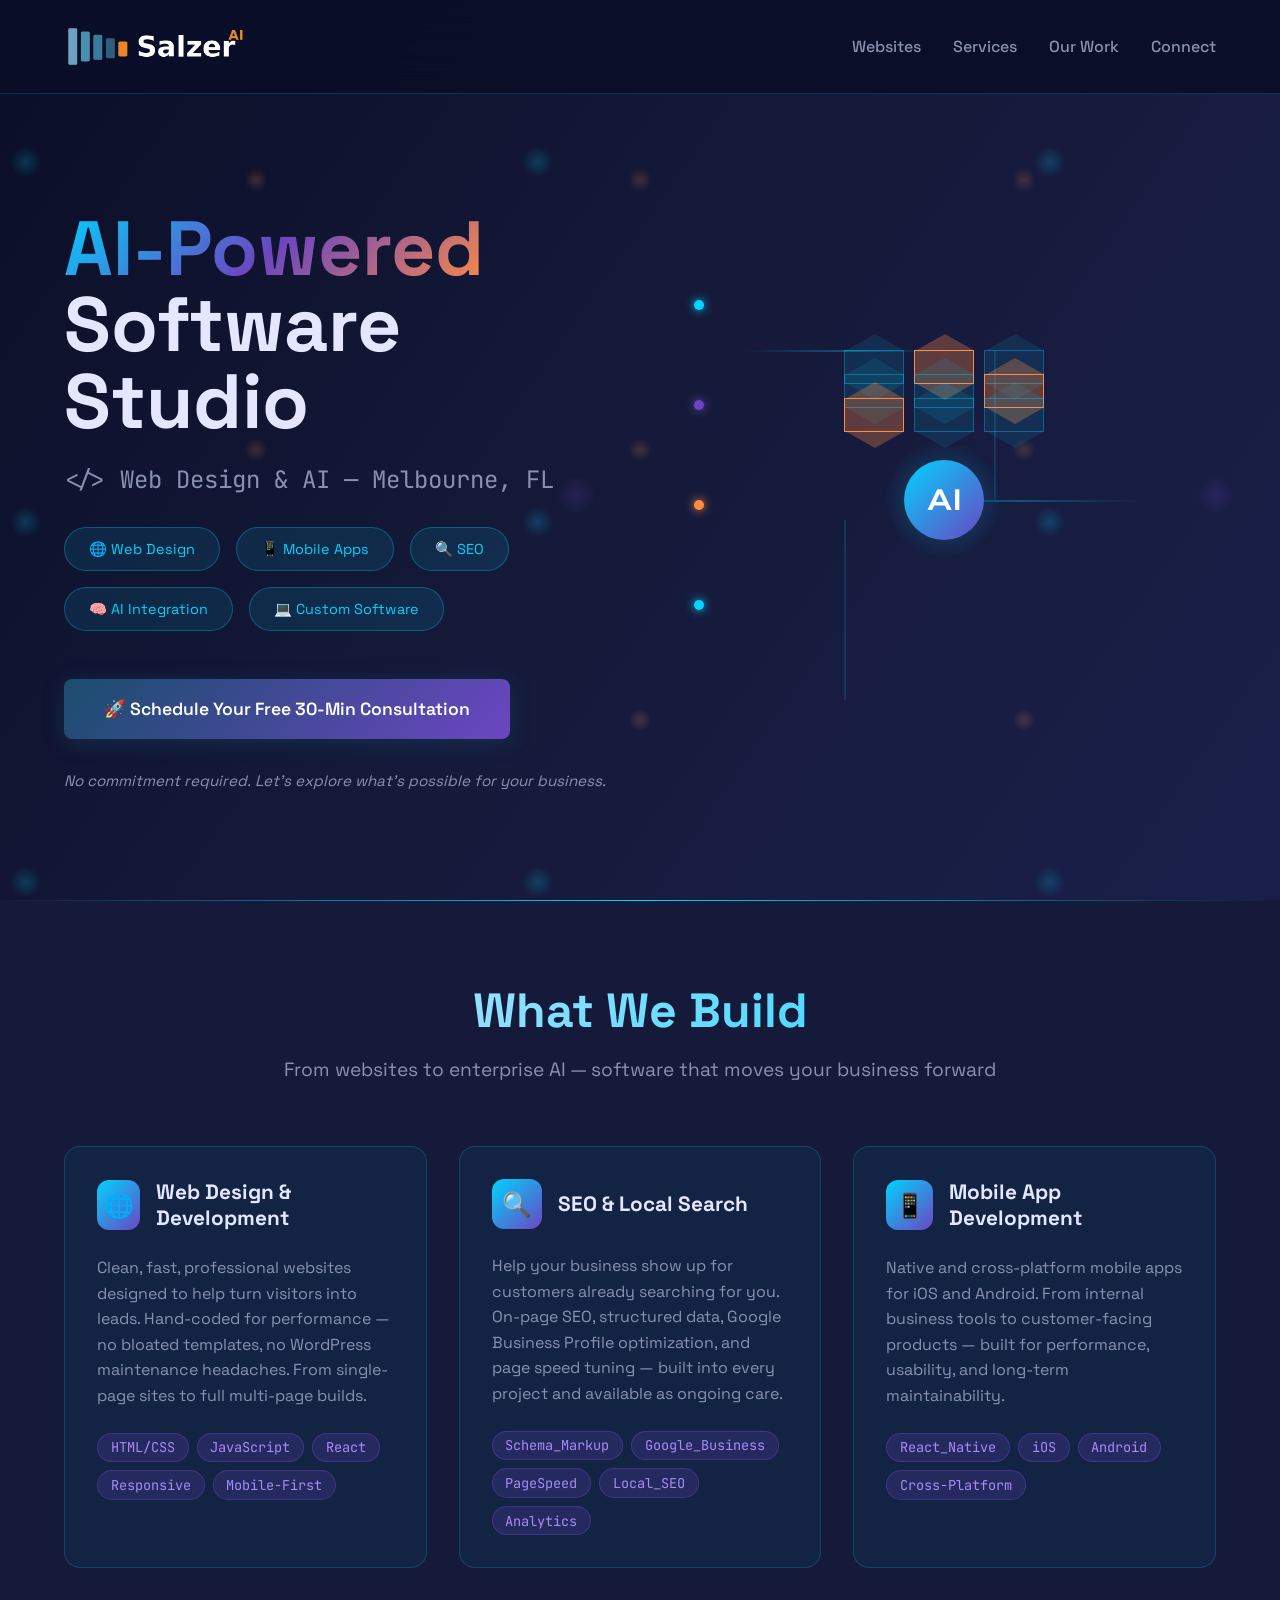
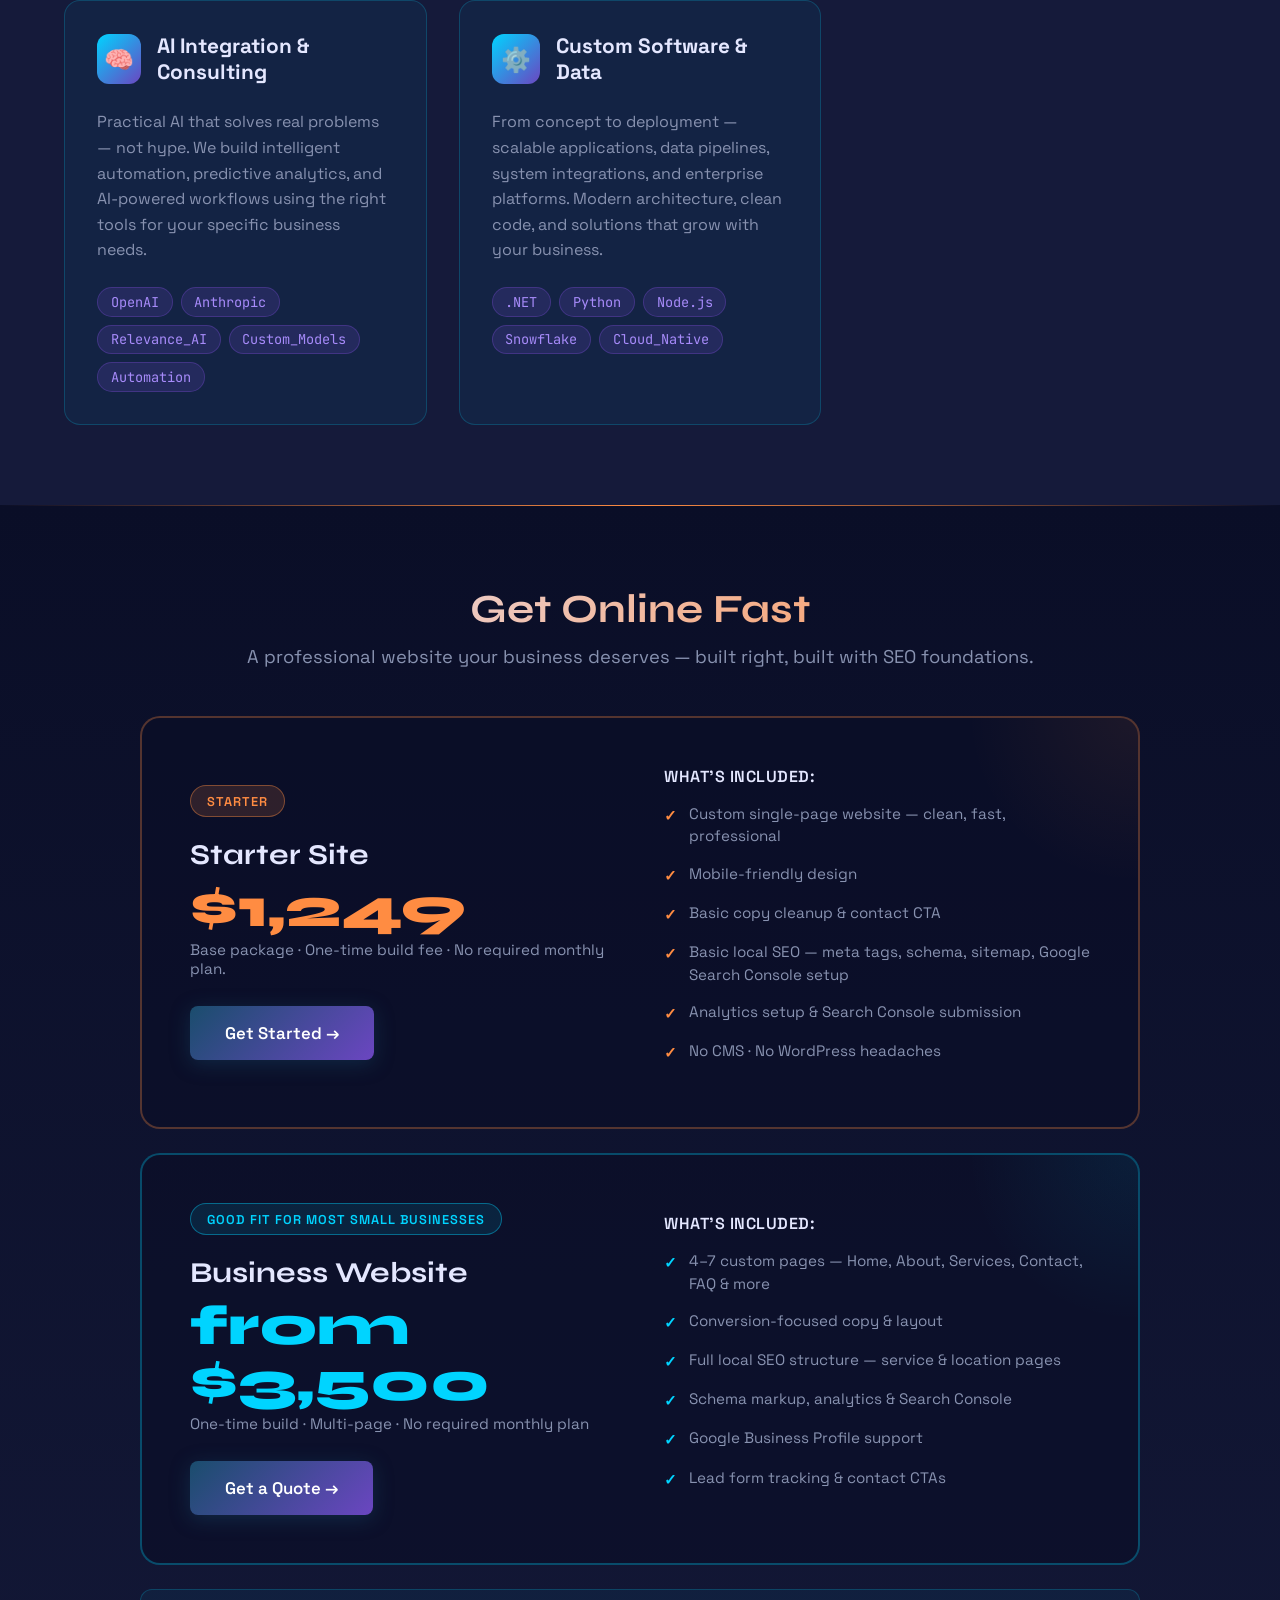
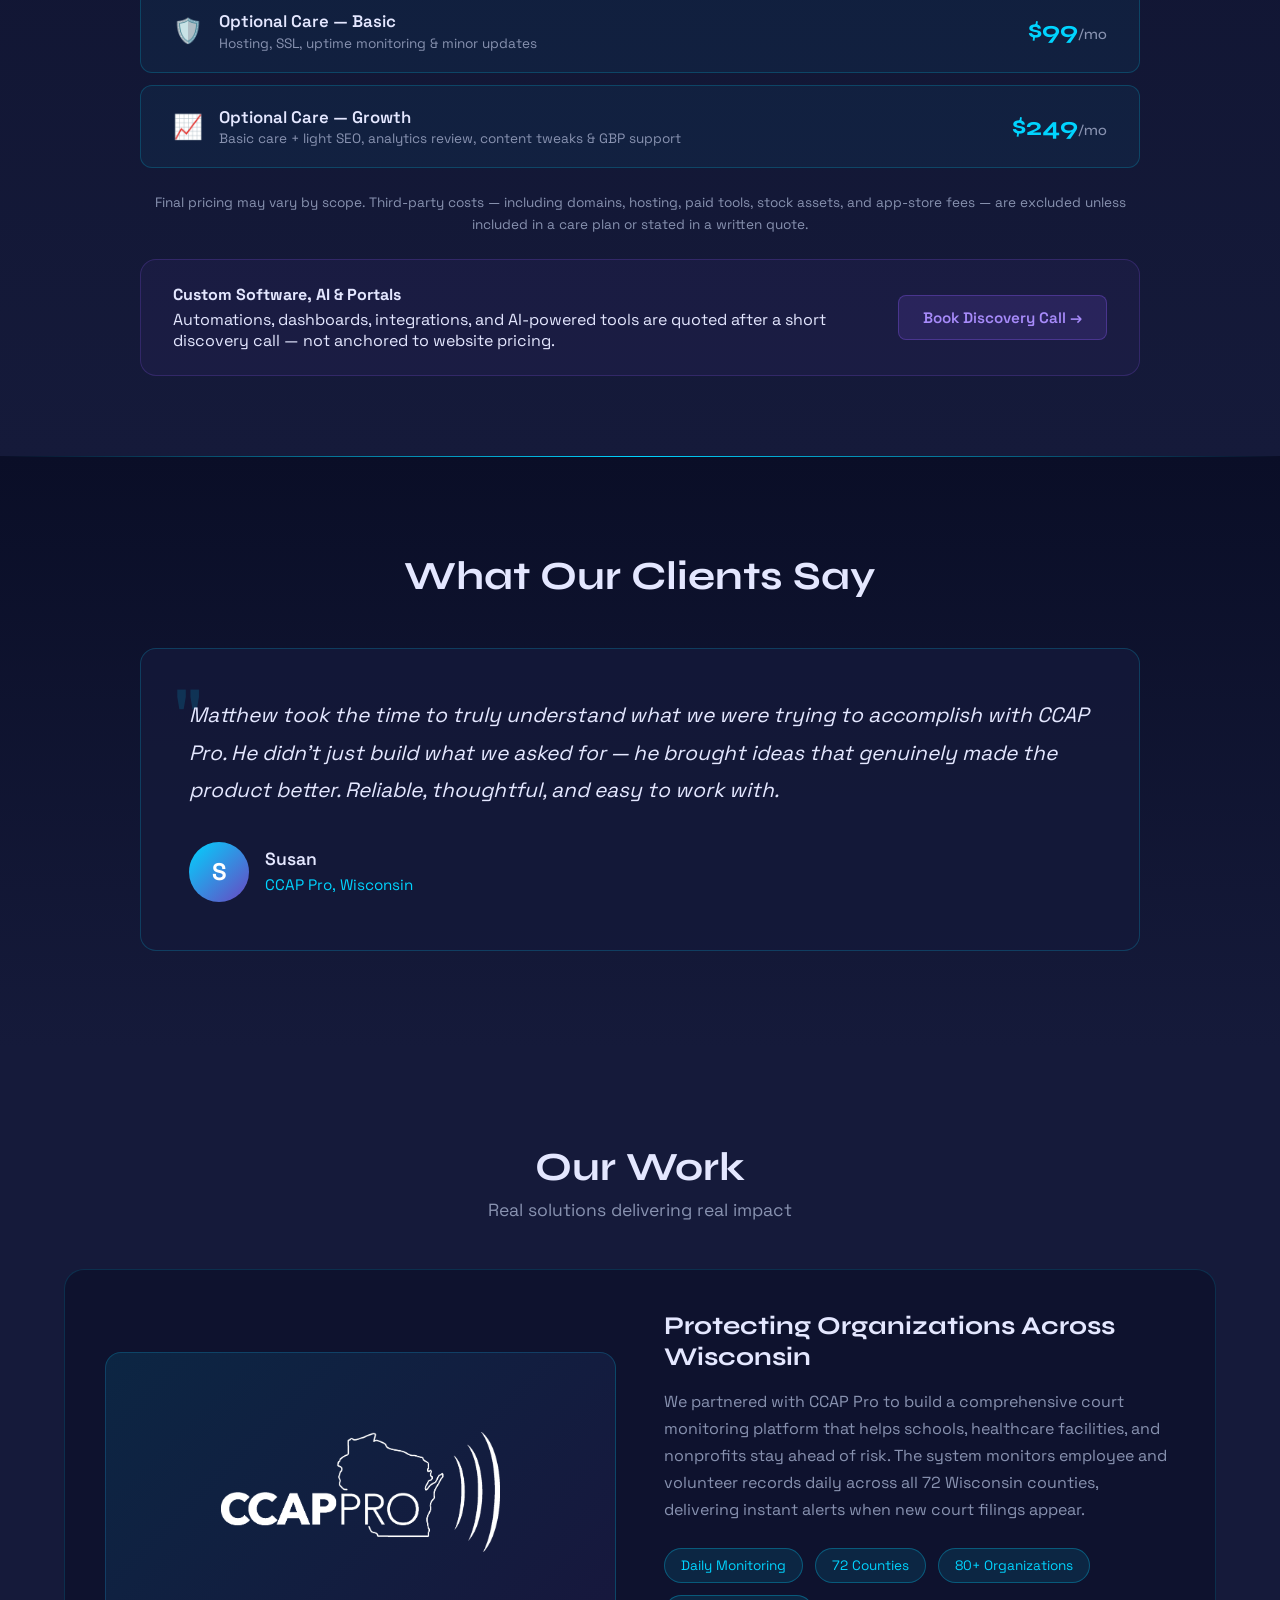
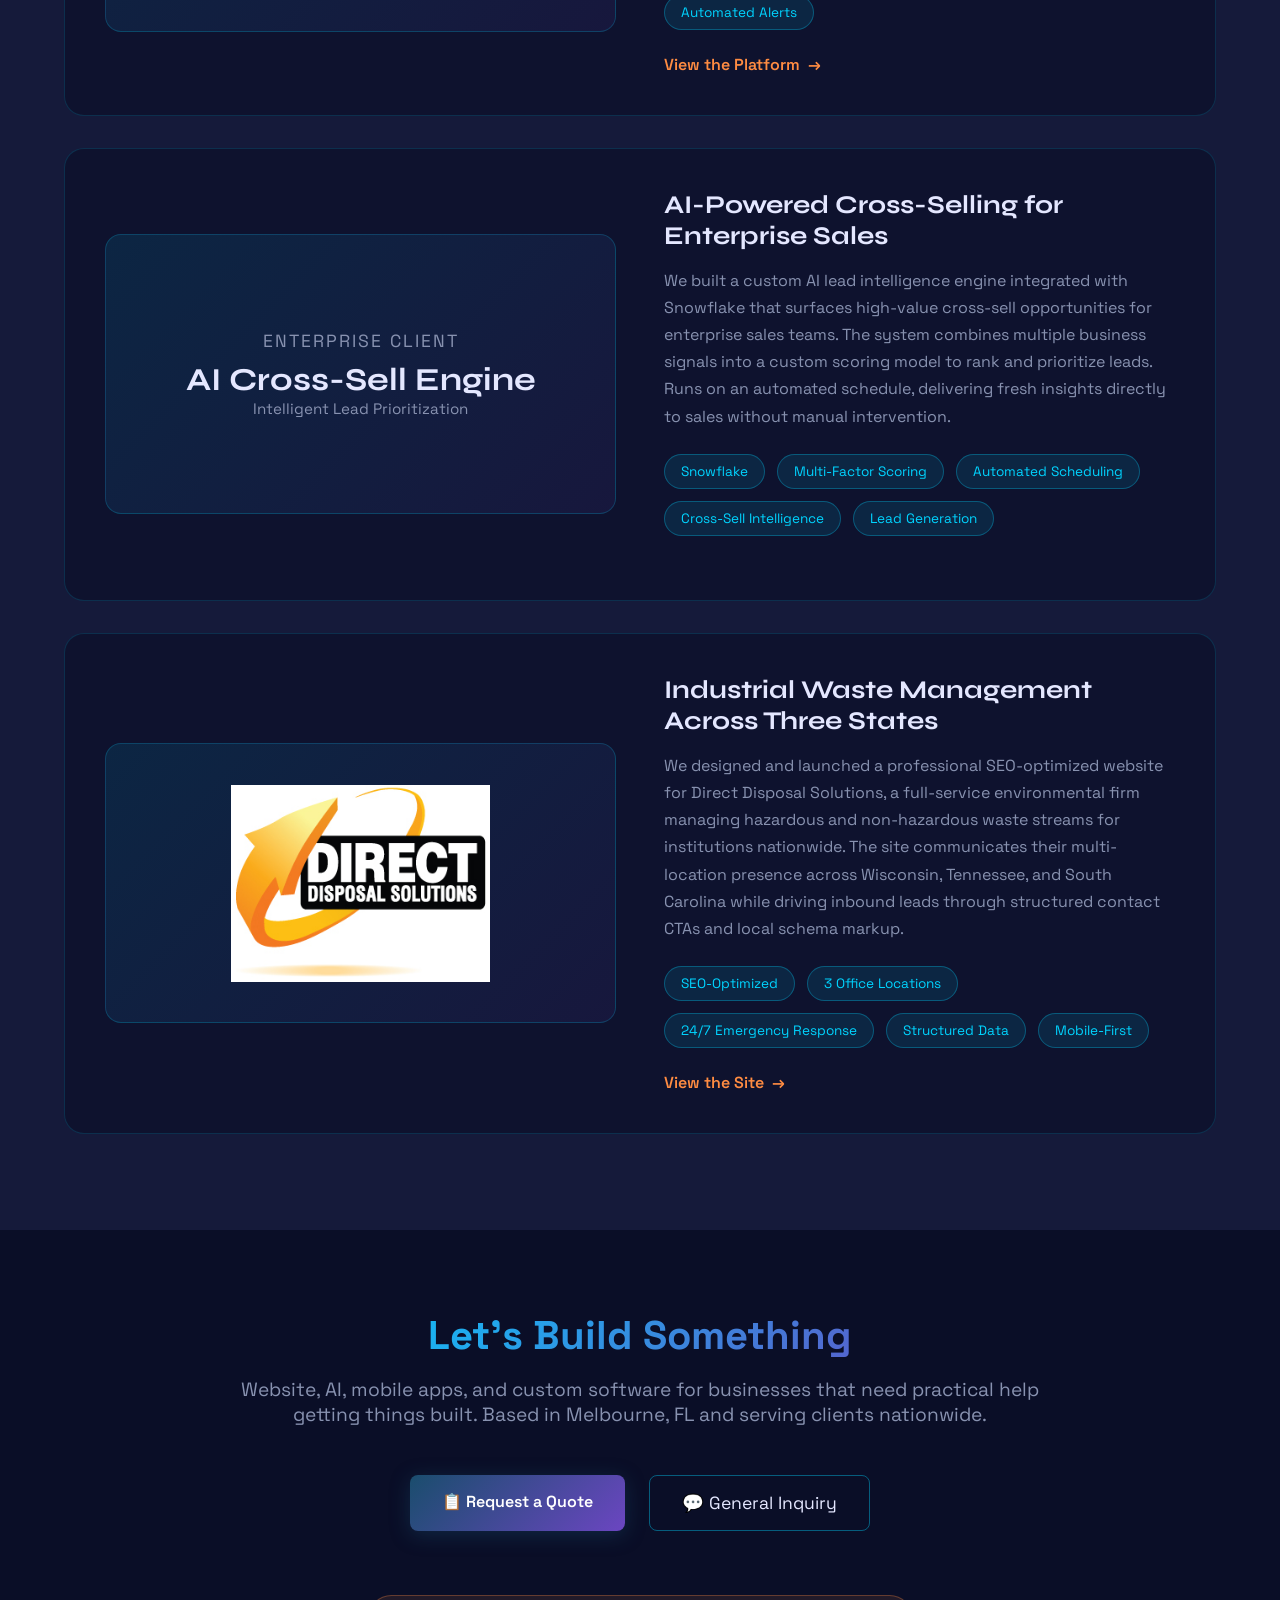
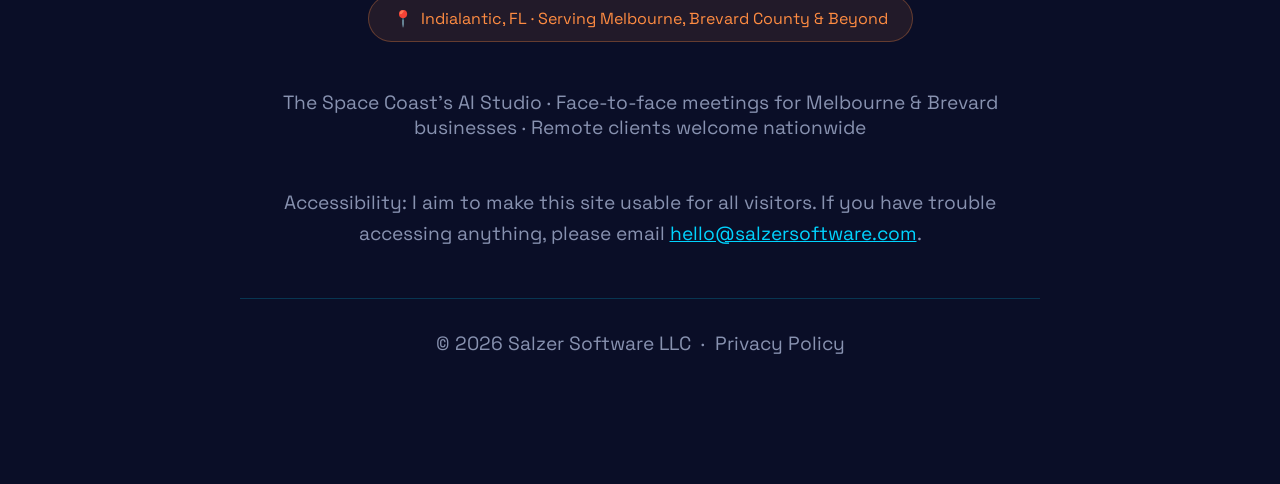
<file: index.html>
<!DOCTYPE html>
<html lang="en">
<head>
    <meta charset="UTF-8">
    <meta name="viewport" content="width=device-width, initial-scale=1.0">
    <title>Salzer Software | Web Design & AI — Melbourne, FL</title>

    <!-- Standard favicon -->
    <link rel="icon" type="image/x-icon" href="icons/favicon.ico">
    <link rel="icon" type="image/png" sizes="32x32" href="icons/favicon-32.png">
    <link rel="icon" type="image/png" sizes="16x16" href="icons/favicon-16.png">

    <!-- Apple Touch Icon -->
    <link rel="apple-touch-icon" sizes="180x180" href="icons/apple-touch-icon.png">

    <!-- Android Chrome -->
    <link rel="icon" type="image/png" sizes="192x192" href="icons/favicon-192.png">

    <!-- SEO Meta Tags -->
    <meta name="theme-color" content="#0a0e27">
    <meta name="description" content="Melbourne, FL web design, SEO, mobile apps & AI development. Professional websites for Space Coast & Brevard County businesses. Free consultation.">
    <meta name="keywords" content="web design Melbourne FL, SEO Brevard County, mobile app development, AI software development, Space Coast web design, website design Florida, Indialantic, custom software, AI consulting, small business website">
    <meta name="author" content="Salzer Software">
    <meta name="robots" content="index, follow">

    <!-- Open Graph Meta Tags -->
    <meta property="og:title" content="Salzer Software — The Space Coast's AI Studio">
    <meta property="og:description" content="Melbourne, FL web design, SEO, mobile apps & AI development. Professional websites for Space Coast & Brevard County businesses. Free consultation.">
    <meta property="og:type" content="website">
    <meta property="og:url" content="https://salzersoftware.com">
    <meta property="og:image" content="https://salzersoftware.com/img/logo/salzer-ai-logo-white-bg-solid-cropped-transparent.png">
    <meta property="og:locale" content="en_US">
    <meta property="og:site_name" content="Salzer Software">

    <!-- Twitter Card Meta Tags -->
    <meta name="twitter:card" content="summary_large_image">
    <meta name="twitter:title" content="Salzer Software — The Space Coast's AI Studio">
    <meta name="twitter:description" content="Melbourne, FL web design, SEO, mobile apps & AI development. Professional websites for Space Coast & Brevard County businesses. Free consultation.">
    <meta name="twitter:image" content="https://salzersoftware.com/img/logo/salzer-ai-logo-white-bg-solid-cropped-transparent.png">

    <!-- Canonical URL -->
    <link rel="canonical" href="https://salzersoftware.com">

    <!-- Google Analytics (GA4) -->
    <script async src="https://www.googletagmanager.com/gtag/js?id=G-F8QF0TQ0M7"></script>
    <script>
        window.dataLayer = window.dataLayer || [];
        function gtag() { dataLayer.push(arguments); }
        gtag('js', new Date());
        gtag('config', 'G-F8QF0TQ0M7');
    </script>

    <!-- Schema.org Structured Data -->
    <script type="application/ld+json">
        {
            "@context": "https://schema.org",
            "@type": "ProfessionalService",
            "name": "Salzer Software",
            "description": "Web design, SEO optimization, mobile app development, AI integration, and custom software for Brevard County businesses and clients nationwide. The Space Coast's AI Studio, based in Indialantic, FL.",
            "url": "https://salzersoftware.com",
            "logo": "https://salzersoftware.com/img/logo/salzer-ai-logo-white-bg-solid-cropped-transparent.png",
            "image": "https://salzersoftware.com/img/logo/salzer-ai-logo-white-bg-solid-cropped-transparent.png",
            "email": "hello@salzersoftware.com",
            "priceRange": "$$",
            "slogan": "The Space Coast's AI Studio",
            "address": {
                "@type": "PostalAddress",
                "addressLocality": "Indialantic",
                "addressRegion": "FL",
                "postalCode": "32903",
                "addressCountry": "US"
            },
            "geo": {
                "@type": "GeoCoordinates",
                "latitude": "28.0853",
                "longitude": "-80.5653"
            },
            "areaServed": [
                {
                    "@type": "Place",
                    "name": "Brevard County, Florida"
                },
                {
                    "@type": "City",
                    "name": "Melbourne, Florida"
                },
                {
                    "@type": "City",
                    "name": "Palm Bay, Florida"
                },
                {
                    "@type": "City",
                    "name": "Orlando, Florida"
                },
                {
                    "@type": "City",
                    "name": "Cocoa Beach, Florida"
                },
                {
                    "@type": "City",
                    "name": "Titusville, Florida"
                },
                {
                    "@type": "City",
                    "name": "Rockledge, Florida"
                },
                {
                    "@type": "Place",
                    "name": "Orange County, Florida"
                },
                {
                    "@type": "Place",
                    "name": "Seminole County, Florida"
                },
                {
                    "@type": "Country",
                    "name": "United States"
                }
            ],
            "serviceType": [
                "Web Design",
                "Website Development",
                "SEO Optimization",
                "Mobile App Development",
                "AI Software Development",
                "AI Integration",
                "Custom Software Development",
                "Data Analytics",
                "Process Automation",
                "Enterprise AI Consulting"
            ]
        }
    </script>

    <!-- Google Fonts — preconnect for render performance -->
    <link rel="preconnect" href="https://fonts.googleapis.com">
    <link rel="preconnect" href="https://fonts.gstatic.com" crossorigin>
    <link rel="stylesheet" href="https://fonts.googleapis.com/css2?family=Syne:wght@400;600;700;800&family=Space+Grotesk:wght@400;500;700&family=JetBrains+Mono:wght@400;600&display=swap">

    <style>
        :root {
            --neon-blue: #00d4ff;
            --deep-purple: #6b46c1;
            --electric-orange: #ff8c42;
            --dark-bg: #0a0e27;
            --mid-bg: #151a3a;
            --text-light: #e4e7ff;
            --text-dim: #8892b0;
            --primary-blue: #1a4d6d;
            --secondary-blue: #2980b9;
            --light-blue: #5bb4d8;
            --lighter-blue: #87ceeb;
        }

        * {
            margin: 0;
            padding: 0;
            box-sizing: border-box;
        }

        @media (prefers-reduced-motion: reduce) {
            *,
            *::before,
            *::after {
                animation-duration: 0.001ms !important;
                animation-iteration-count: 1 !important;
                scroll-behavior: auto !important;
                transition-duration: 0.001ms !important;
            }
        }

        a:focus-visible,
        button:focus-visible {
            outline: 3px solid #ff8c42;
            outline-offset: 4px;
        }

        .skip-link {
            position: fixed;
            top: -100px;
            left: 1rem;
            background: #ffffff;
            color: #0a0e27;
            padding: 0.75rem 1rem;
            border-radius: 4px;
            z-index: 2000;
            text-decoration: none;
            font-weight: 700;
            transition: top 0.2s ease;
        }

        .skip-link:focus {
            top: 1rem;
        }

        body {
            font-family: 'Space Grotesk', sans-serif;
            background: var(--dark-bg);
            color: var(--text-light);
            overflow-x: hidden;
            position: relative;
        }

        /* Animated Background */
        .bg-animation {
            position: fixed;
            width: 100%;
            height: 100%;
            top: 0;
            left: 0;
            z-index: -1;
            background: linear-gradient(125deg, #0a0e27 0%, #151a3a 50%, #1a1f4a 100%);
        }

            .bg-animation::before {
                content: '';
                position: absolute;
                width: 200%;
                height: 200%;
                top: -50%;
                left: -50%;
                background: radial-gradient(circle, var(--neon-blue) 0%, transparent 5%), radial-gradient(circle, var(--deep-purple) 0%, transparent 5%), radial-gradient(circle, var(--electric-orange) 0%, transparent 5%);
                background-size: 20% 20%, 25% 25%, 15% 15%;
                background-position: 20% 80%, 80% 20%, 50% 50%;
                opacity: 0.2;
                animation: float 20s ease-in-out infinite;
            }

        @keyframes float {
            0%, 100% {
                transform: translate(0, 0) rotate(0deg);
            }

            33% {
                transform: translate(-20px, -30px) rotate(120deg);
            }

            66% {
                transform: translate(20px, 20px) rotate(240deg);
            }
        }

        /* Navigation */
        nav {
            position: fixed;
            width: 100%;
            padding: 1.5rem 5%;
            background: rgba(10, 14, 39, 0.9);
            backdrop-filter: blur(20px);
            border-bottom: 1px solid rgba(0, 212, 255, 0.2);
            z-index: 1000;
        }

        .nav-container {
            max-width: 1400px;
            margin: 0 auto;
            display: flex;
            justify-content: space-between;
            align-items: center;
        }

        .logo-evolution {
            display: flex;
            align-items: center;
            gap: 14px;
            text-decoration: none;
            color: var(--text-light);
        }

        .nav-menu {
            display: flex;
            gap: 2rem;
            list-style: none;
        }

            .nav-menu a {
                color: var(--text-dim);
                text-decoration: none;
                font-weight: 500;
                transition: all 0.3s ease;
                position: relative;
                padding: 0.5rem 0;
            }

                .nav-menu a:hover {
                    color: var(--neon-blue);
                }

                .nav-menu a::after {
                    content: '';
                    position: absolute;
                    bottom: 0;
                    left: 0;
                    width: 0;
                    height: 2px;
                    background: linear-gradient(90deg, var(--neon-blue), var(--deep-purple));
                    transition: width 0.3s ease;
                }

                .nav-menu a:hover::after {
                    width: 100%;
                }

        /* Mobile Navigation Toggle */
        .mobile-menu-toggle {
            display: none;
            flex-direction: column;
            gap: 4px;
            background: none;
            border: none;
            cursor: pointer;
            padding: 5px;
        }

            .mobile-menu-toggle span {
                width: 25px;
                height: 2px;
                background: var(--text-light);
                transition: all 0.3s ease;
            }

        /* Hero Section */
        .hero {
            min-height: 100vh;
            display: flex;
            align-items: center;
            padding: 0 5%;
            padding-top: 100px;
            position: relative;
        }

        .hero-grid {
            max-width: 1400px;
            margin: 0 auto;
            display: grid;
            grid-template-columns: 1fr 1fr;
            gap: 4rem;
            align-items: center;
        }

        .hero-content h1 {
            font-size: clamp(3rem, 6vw, 5rem);
            font-weight: 700;
            line-height: 1;
            margin-bottom: 1.5rem;
        }

        .gradient-text {
            background: linear-gradient(135deg, var(--neon-blue), var(--deep-purple), var(--electric-orange));
            -webkit-background-clip: text;
            -webkit-text-fill-color: transparent;
            background-clip: text;
            animation: gradientShift 3s ease-in-out infinite;
        }

        @keyframes gradientShift {
            0%, 100% {
                filter: hue-rotate(0deg);
            }

            50% {
                filter: hue-rotate(30deg);
            }
        }

        .hero-content .tagline {
            font-size: 1.5rem;
            color: var(--text-dim);
            margin-bottom: 2rem;
            font-family: 'JetBrains Mono', monospace;
        }

        .feature-pills {
            display: flex;
            flex-wrap: wrap;
            gap: 1rem;
            margin-bottom: 3rem;
        }

        .pill {
            padding: 0.75rem 1.5rem;
            background: rgba(0, 212, 255, 0.1);
            border: 1px solid rgba(0, 212, 255, 0.3);
            border-radius: 30px;
            font-size: 0.9rem;
            color: var(--neon-blue);
            position: relative;
            overflow: hidden;
            transition: all 0.3s ease;
        }

            .pill::before {
                content: '';
                position: absolute;
                top: 50%;
                left: -100%;
                width: 100%;
                height: 100%;
                background: linear-gradient(90deg, transparent, rgba(0, 212, 255, 0.4), transparent);
                transition: left 0.5s ease;
            }

            .pill:hover::before {
                left: 100%;
            }

        .btn-consultation {
            display: inline-block;
            padding: 1.2rem 2.5rem;
            background: linear-gradient(135deg, #1a4d6d, #6b46c1);
            color: #ffffff;
            text-decoration: none;
            border-radius: 8px;
            font-weight: 600;
            font-size: 1.1rem;
            transition: all 0.3s ease;
            box-shadow: 0 4px 20px rgba(26, 77, 109, 0.4);
            margin-bottom: 2rem;
        }

            .btn-consultation:hover {
                transform: translateY(-2px);
                box-shadow: 0 8px 30px rgba(26, 77, 109, 0.6);
            }

        .consultation-note {
            font-size: 0.95rem;
            color: var(--text-dim);
            font-style: italic;
        }

        /* Hero Visual */
        .hero-visual {
            position: relative;
            height: 500px;
            display: flex;
            align-items: center;
            justify-content: center;
        }

        .data-flow-container {
            position: relative;
            width: 100%;
            height: 100%;
            max-width: 500px;
        }

        .circuit-board {
            position: absolute;
            width: 100%;
            height: 100%;
            opacity: 0.3;
        }

        .circuit-line {
            position: absolute;
            background: linear-gradient(90deg, transparent, var(--neon-blue), transparent);
            animation: pulse-line 3s ease-in-out infinite;
        }

            .circuit-line:nth-child(1) {
                width: 200px;
                height: 2px;
                top: 20%;
                left: 10%;
                animation-delay: 0s;
            }

            .circuit-line:nth-child(2) {
                width: 2px;
                height: 150px;
                top: 20%;
                left: 60%;
                animation-delay: 0.5s;
            }

            .circuit-line:nth-child(3) {
                width: 250px;
                height: 2px;
                top: 50%;
                right: 10%;
                animation-delay: 1s;
            }

            .circuit-line:nth-child(4) {
                width: 2px;
                height: 180px;
                bottom: 10%;
                left: 30%;
                animation-delay: 1.5s;
            }

        @keyframes pulse-line {
            0%, 100% {
                opacity: 0.3;
            }

            50% {
                opacity: 0.8;
            }
        }

        .hex-grid {
            position: absolute;
            top: 50%;
            left: 50%;
            transform: translate(-50%, -50%);
            width: 300px;
            height: 300px;
        }

        .hex-row {
            display: flex;
            justify-content: center;
            margin-bottom: -10px;
        }

        .hexagon {
            width: 60px;
            height: 34px;
            background: rgba(0, 212, 255, 0.1);
            position: relative;
            margin: 0 5px;
            border: 1px solid rgba(0, 212, 255, 0.3);
            transition: all 0.3s ease;
        }

            .hexagon:before, .hexagon:after {
                content: "";
                position: absolute;
                width: 0;
                border-left: 30px solid transparent;
                border-right: 30px solid transparent;
            }

            .hexagon:before {
                bottom: 100%;
                border-bottom: 17px solid rgba(0, 212, 255, 0.1);
            }

            .hexagon:after {
                top: 100%;
                border-top: 17px solid rgba(0, 212, 255, 0.1);
            }

            .hexagon.active {
                background: rgba(255, 140, 66, 0.3);
                border-color: var(--electric-orange);
                animation: hex-pulse 2s ease-in-out infinite;
            }

                .hexagon.active:before {
                    border-bottom-color: rgba(255, 140, 66, 0.3);
                }

                .hexagon.active:after {
                    border-top-color: rgba(255, 140, 66, 0.3);
                }

        @keyframes hex-pulse {
            0%, 100% {
                transform: scale(1);
                box-shadow: 0 0 0 rgba(255, 140, 66, 0.4);
            }

            50% {
                transform: scale(1.1);
                box-shadow: 0 0 20px rgba(255, 140, 66, 0.6);
            }
        }

        .data-stream {
            position: absolute;
            width: 100%;
            height: 100%;
        }

        .data-node {
            position: absolute;
            width: 10px;
            height: 10px;
            background: var(--neon-blue);
            border-radius: 50%;
            box-shadow: 0 0 10px var(--neon-blue);
            animation: data-flow 8s linear infinite;
        }

            .data-node:nth-child(1) {
                top: 10%;
                animation-delay: 0s;
            }

            .data-node:nth-child(2) {
                top: 30%;
                animation-delay: 2s;
                background: var(--deep-purple);
                box-shadow: 0 0 10px var(--deep-purple);
            }

            .data-node:nth-child(3) {
                top: 50%;
                animation-delay: 4s;
                background: var(--electric-orange);
                box-shadow: 0 0 10px var(--electric-orange);
            }

            .data-node:nth-child(4) {
                top: 70%;
                animation-delay: 6s;
            }

        @keyframes data-flow {
            0% {
                left: -10px;
                opacity: 0;
            }

            10% {
                opacity: 1;
            }

            90% {
                opacity: 1;
            }

            100% {
                left: calc(100% + 10px);
                opacity: 0;
            }
        }

        .processing-core {
            position: absolute;
            top: 50%;
            left: 50%;
            transform: translate(-50%, -50%);
            width: 120px;
            height: 120px;
            background: radial-gradient(circle, rgba(0, 212, 255, 0.3) 0%, transparent 70%);
            border-radius: 50%;
            display: flex;
            align-items: center;
            justify-content: center;
            animation: core-pulse 3s ease-in-out infinite;
        }

        .core-inner {
            width: 80px;
            height: 80px;
            background: linear-gradient(135deg, var(--neon-blue), var(--deep-purple));
            border-radius: 50%;
            display: flex;
            align-items: center;
            justify-content: center;
            font-size: 2rem;
            font-weight: bold;
            color: white;
            font-family: 'Syne', sans-serif;
        }

        @keyframes core-pulse {
            0%, 100% {
                transform: translate(-50%, -50%) scale(1);
                box-shadow: 0 0 30px rgba(0, 212, 255, 0.3);
            }

            50% {
                transform: translate(-50%, -50%) scale(1.05);
                box-shadow: 0 0 50px rgba(0, 212, 255, 0.5);
            }
        }

        /* ===================== */
        /* PRICING / QUICK-WIN   */
        /* ===================== */
        .pricing-section {
            padding: 5rem 5%;
            background: linear-gradient(180deg, var(--dark-bg) 0%, var(--mid-bg) 100%);
            position: relative;
        }

            .pricing-section::before {
                content: '';
                position: absolute;
                top: 0;
                left: 0;
                right: 0;
                height: 1px;
                background: linear-gradient(90deg, transparent, var(--electric-orange), transparent);
            }

        .pricing-container {
            max-width: 1000px;
            margin: 0 auto;
        }

        .pricing-header {
            text-align: center;
            margin-bottom: 3rem;
        }

            .pricing-header h2 {
                font-family: 'Syne', sans-serif;
                font-size: 2.5rem;
                font-weight: 700;
                margin-bottom: 0.75rem;
                background: linear-gradient(135deg, var(--text-light), var(--electric-orange));
                -webkit-background-clip: text;
                -webkit-text-fill-color: transparent;
                background-clip: text;
            }

            .pricing-header p {
                color: var(--text-dim);
                font-size: 1.15rem;
            }

        .pricing-cards {
            display: flex;
            flex-direction: column;
            gap: 1.5rem;
        }

        .pricing-card {
            background: rgba(10, 14, 39, 0.6);
            border: 2px solid rgba(255, 140, 66, 0.3);
            border-radius: 20px;
            padding: 3rem;
            display: grid;
            grid-template-columns: 1fr 1fr;
            gap: 3rem;
            align-items: center;
            position: relative;
            overflow: hidden;
        }

        .pricing-card.secondary {
            border-color: rgba(0, 212, 255, 0.3);
        }

        .pricing-card.secondary::before {
            background: radial-gradient(circle, rgba(0, 212, 255, 0.08) 0%, transparent 60%);
        }

        .pricing-card.secondary .pricing-label {
            background: rgba(0, 212, 255, 0.1);
            border-color: rgba(0, 212, 255, 0.4);
            color: var(--neon-blue);
        }

        .pricing-card.secondary .pricing-price,
        .pricing-card.secondary .pricing-cta {
            color: white;
        }

        .pricing-card.secondary .pricing-price {
            color: var(--neon-blue);
        }

        .pricing-card.secondary .pricing-cta {
            background: linear-gradient(135deg, #1a4d6d, #6b46c1);
            box-shadow: 0 4px 20px rgba(26, 77, 109, 0.4);
        }

        .pricing-card.secondary .pricing-cta:hover {
            box-shadow: 0 8px 30px rgba(26, 77, 109, 0.6);
        }

        .pricing-card.secondary .check {
            color: var(--neon-blue);
        }

        .pricing-custom-note {
            padding: 1.5rem 2rem;
            background: rgba(107, 70, 193, 0.08);
            border: 1px solid rgba(107, 70, 193, 0.3);
            border-radius: 16px;
            display: flex;
            align-items: center;
            justify-content: space-between;
            gap: 2rem;
        }

        .pricing-custom-note p {
            color: var(--text-dim);
            font-size: 0.95rem;
            line-height: 1.6;
        }

        .pricing-custom-note strong {
            color: var(--text-light);
            display: block;
            margin-bottom: 0.25rem;
        }

        .pricing-custom-cta {
            white-space: nowrap;
            display: inline-block;
            padding: 0.75rem 1.5rem;
            background: rgba(107, 70, 193, 0.2);
            border: 1px solid rgba(107, 70, 193, 0.5);
            color: #a78bfa;
            text-decoration: none;
            border-radius: 8px;
            font-weight: 600;
            font-size: 0.95rem;
            transition: all 0.3s ease;
        }

        .pricing-custom-cta:hover {
            background: rgba(107, 70, 193, 0.35);
        }

            .pricing-card::before {
                content: '';
                position: absolute;
                top: -50%;
                right: -20%;
                width: 400px;
                height: 400px;
                background: radial-gradient(circle, rgba(255, 140, 66, 0.08) 0%, transparent 60%);
                pointer-events: none;
            }

        .pricing-left {
            position: relative;
            z-index: 1;
        }

        .pricing-label {
            display: inline-block;
            padding: 0.4rem 1rem;
            background: rgba(255, 140, 66, 0.15);
            border: 1px solid rgba(255, 140, 66, 0.4);
            border-radius: 20px;
            font-size: 0.8rem;
            color: var(--electric-orange);
            font-weight: 600;
            text-transform: uppercase;
            letter-spacing: 1px;
            margin-bottom: 1.25rem;
        }

        .pricing-name {
            font-family: 'Syne', sans-serif;
            font-size: 1.8rem;
            font-weight: 700;
            color: var(--text-light);
            margin-bottom: 0.5rem;
        }

        .pricing-price {
            font-family: 'Syne', sans-serif;
            font-size: 3.5rem;
            font-weight: 800;
            color: var(--electric-orange);
            margin-bottom: 0.25rem;
            line-height: 1;
        }

        .pricing-price-note {
            color: var(--text-dim);
            font-size: 0.95rem;
            margin-bottom: 1.75rem;
        }

        .pricing-cta {
            display: inline-block;
            padding: 1rem 2.2rem;
            background: linear-gradient(135deg, #1a4d6d, #6b46c1);
            color: #ffffff;
            text-decoration: none;
            border-radius: 8px;
            font-weight: 600;
            font-size: 1.05rem;
            transition: all 0.3s ease;
            box-shadow: 0 4px 20px rgba(26, 77, 109, 0.4);
        }

            .pricing-cta:hover {
                transform: translateY(-2px);
                box-shadow: 0 8px 30px rgba(26, 77, 109, 0.6);
            }

        .pricing-right {
            position: relative;
            z-index: 1;
        }

        .pricing-includes-title {
            font-size: 1rem;
            font-weight: 600;
            color: var(--text-light);
            margin-bottom: 1rem;
            text-transform: uppercase;
            letter-spacing: 0.5px;
        }

        .pricing-feature {
            display: flex;
            align-items: flex-start;
            gap: 0.75rem;
            margin-bottom: 0.9rem;
            color: var(--text-dim);
            font-size: 0.95rem;
            line-height: 1.5;
        }

            .pricing-feature .check {
                color: var(--electric-orange);
                font-weight: 700;
                flex-shrink: 0;
                margin-top: 2px;
            }

        .pricing-more {
            text-align: center;
            margin-top: 2rem;
            color: var(--text-dim);
            font-size: 0.95rem;
        }

            .pricing-more a {
                color: var(--neon-blue);
                text-decoration: none;
                font-weight: 500;
            }

                .pricing-more a:hover {
                    text-decoration: underline;
                }

        .care-plan-addon {
            display: flex;
            align-items: center;
            justify-content: space-between;
            margin-top: 1.5rem;
            padding: 1.25rem 2rem;
            background: rgba(0, 212, 255, 0.05);
            border: 1px solid rgba(0, 212, 255, 0.2);
            border-radius: 12px;
        }

        .care-plan-left {
            display: flex;
            align-items: center;
            gap: 1rem;
        }

        .care-plan-icon {
            font-size: 1.5rem;
        }

        .care-plan-name {
            font-weight: 600;
            color: var(--text-light);
            font-size: 1.05rem;
            margin-bottom: 0.15rem;
        }

        .care-plan-desc {
            color: var(--text-dim);
            font-size: 0.85rem;
        }

        .care-plan-price {
            font-family: 'Syne', sans-serif;
            font-size: 1.6rem;
            font-weight: 700;
            color: var(--neon-blue);
            white-space: nowrap;
        }

            .care-plan-price span {
                font-size: 0.9rem;
                font-weight: 500;
                color: var(--text-dim);
            }

        .pricing-addons-note {
            margin-top: 1.25rem;
            padding: 1.25rem 1.75rem;
            border-left: 3px solid var(--electric-orange);
            background: rgba(255, 140, 66, 0.08);
            border-radius: 0 12px 12px 0;
            border: 1px solid rgba(255, 140, 66, 0.2);
            border-left: 3px solid var(--electric-orange);
        }

            .pricing-addons-note p {
                color: var(--text-light);
                font-size: 0.95rem;
                line-height: 1.6;
            }

            .pricing-addons-note strong {
                color: var(--electric-orange);
            }

        /* ===================== */
        /* SERVICES              */
        /* ===================== */
        .services {
            padding: 5rem 5%;
            background: var(--mid-bg);
            position: relative;
        }

            .services::before {
                content: '';
                position: absolute;
                top: 0;
                left: 0;
                right: 0;
                height: 1px;
                background: linear-gradient(90deg, transparent, var(--neon-blue), transparent);
            }

        .section-title {
            text-align: center;
            margin-bottom: 4rem;
        }

            .section-title h2 {
                font-size: 3rem;
                margin-bottom: 1rem;
                background: linear-gradient(135deg, var(--text-light), var(--neon-blue));
                -webkit-background-clip: text;
                -webkit-text-fill-color: transparent;
                background-clip: text;
            }

            .section-title p {
                font-size: 1.2rem;
                color: var(--text-dim);
            }

        .service-grid {
            max-width: 1400px;
            margin: 0 auto;
            display: grid;
            grid-template-columns: repeat(auto-fit, minmax(350px, 1fr));
            gap: 2rem;
        }

        .service-card {
            background: rgba(0, 212, 255, 0.05);
            border: 1px solid rgba(0, 212, 255, 0.2);
            border-radius: 16px;
            padding: 2rem;
            position: relative;
            overflow: hidden;
            transition: all 0.3s ease;
        }

            .service-card::before {
                content: '';
                position: absolute;
                top: 0;
                left: 0;
                right: 0;
                height: 3px;
                background: linear-gradient(90deg, var(--neon-blue), var(--deep-purple), var(--electric-orange));
                transform: translateX(-100%);
                transition: transform 0.3s ease;
            }

            .service-card:hover::before {
                transform: translateX(0);
            }

            .service-card:hover {
                background: rgba(0, 212, 255, 0.08);
                transform: translateY(-5px);
                box-shadow: 0 10px 30px rgba(0, 212, 255, 0.2);
            }

        .service-header {
            display: flex;
            align-items: center;
            gap: 1rem;
            margin-bottom: 1.5rem;
        }

        .service-icon {
            width: 50px;
            height: 50px;
            background: linear-gradient(135deg, var(--neon-blue), var(--deep-purple));
            border-radius: 12px;
            display: flex;
            align-items: center;
            justify-content: center;
            font-size: 1.5rem;
        }

        .service-title {
            font-size: 1.3rem;
            color: var(--text-light);
        }

        .service-desc {
            color: var(--text-dim);
            line-height: 1.6;
            margin-bottom: 1.5rem;
        }

        .tech-stack {
            display: flex;
            flex-wrap: wrap;
            gap: 0.5rem;
        }

        .tech {
            padding: 0.3rem 0.8rem;
            background: rgba(107, 70, 193, 0.2);
            border: 1px solid rgba(107, 70, 193, 0.4);
            border-radius: 20px;
            font-size: 0.85rem;
            color: #a78bfa;
            font-family: 'JetBrains Mono', monospace;
        }

        /* Testimonial Section */
        .testimonial-section {
            padding: 6rem 5%;
            background: linear-gradient(180deg, var(--dark-bg) 0%, var(--mid-bg) 100%);
            position: relative;
            overflow: hidden;
        }

            .testimonial-section::before {
                content: '';
                position: absolute;
                top: 0;
                left: 0;
                right: 0;
                height: 1px;
                background: linear-gradient(90deg, transparent, var(--neon-blue), transparent);
            }

        .testimonial-container {
            max-width: 1000px;
            margin: 0 auto;
        }

        .testimonial-header {
            text-align: center;
            margin-bottom: 3rem;
        }

            .testimonial-header h2 {
                font-family: 'Syne', sans-serif;
                font-size: 2.5rem;
                font-weight: 700;
                margin-bottom: 1rem;
            }

        .testimonial-card {
            background: rgba(21, 26, 58, 0.8);
            border: 1px solid rgba(0, 212, 255, 0.2);
            border-radius: 16px;
            padding: 3rem;
            position: relative;
        }

            .testimonial-card::before {
                content: '"';
                position: absolute;
                top: 1.5rem;
                left: 2rem;
                font-size: 6rem;
                font-family: 'Syne', sans-serif;
                color: var(--neon-blue);
                opacity: 0.15;
                line-height: 1;
            }

        .testimonial-quote {
            font-size: 1.3rem;
            line-height: 1.8;
            color: var(--text-light);
            margin-bottom: 2rem;
            font-style: italic;
            position: relative;
            z-index: 1;
        }

        .testimonial-author {
            display: flex;
            align-items: center;
            gap: 1rem;
        }

        .author-avatar {
            width: 60px;
            height: 60px;
            border-radius: 50%;
            background: linear-gradient(135deg, var(--neon-blue), var(--deep-purple));
            display: flex;
            align-items: center;
            justify-content: center;
            font-size: 1.5rem;
            font-weight: 700;
            color: white;
        }

        .author-info h4 {
            font-size: 1.1rem;
            font-weight: 600;
            color: var(--text-light);
            margin-bottom: 0.25rem;
        }

        .author-info span {
            color: var(--neon-blue);
            font-size: 0.95rem;
        }

        /* Case Study Section */
        .case-study-section {
            padding: 6rem 5%;
            background: var(--mid-bg);
            position: relative;
        }

        .case-study-container {
            max-width: 1200px;
            margin: 0 auto;
        }

        .case-study-header {
            text-align: center;
            margin-bottom: 3rem;
        }

            .case-study-header h2 {
                font-family: 'Syne', sans-serif;
                font-size: 2.5rem;
                font-weight: 700;
                margin-bottom: 0.5rem;
            }

            .case-study-header p {
                color: var(--text-dim);
                font-size: 1.1rem;
            }

        .case-study-card {
            display: grid;
            grid-template-columns: 1fr 1fr;
            gap: 3rem;
            background: rgba(10, 14, 39, 0.6);
            border: 1px solid rgba(0, 212, 255, 0.15);
            border-radius: 20px;
            padding: 2.5rem;
            align-items: center;
        }

        .case-study-visual {
            position: relative;
            background: linear-gradient(135deg, rgba(0, 212, 255, 0.1), rgba(107, 70, 193, 0.1));
            border-radius: 16px;
            padding: 2rem;
            display: flex;
            flex-direction: column;
            align-items: center;
            justify-content: center;
            min-height: 280px;
            border: 1px solid rgba(0, 212, 255, 0.2);
        }

        .case-study-tagline {
            color: var(--text-dim);
            font-size: 0.95rem;
            text-align: center;
        }

        .case-study-content h3 {
            font-family: 'Syne', sans-serif;
            font-size: 1.6rem;
            font-weight: 700;
            margin-bottom: 1rem;
            color: var(--text-light);
        }

        .case-study-content p {
            color: var(--text-dim);
            line-height: 1.7;
            margin-bottom: 1.5rem;
        }

        .case-study-highlights {
            display: flex;
            flex-wrap: wrap;
            gap: 0.75rem;
            margin-bottom: 1.5rem;
        }

        .highlight-tag {
            padding: 0.5rem 1rem;
            background: rgba(0, 212, 255, 0.1);
            border: 1px solid rgba(0, 212, 255, 0.3);
            border-radius: 20px;
            font-size: 0.85rem;
            color: var(--neon-blue);
        }

        .case-study-link {
            display: inline-flex;
            align-items: center;
            gap: 0.5rem;
            color: var(--electric-orange);
            text-decoration: none;
            font-weight: 600;
            transition: all 0.3s ease;
        }

            .case-study-link:hover {
                gap: 0.75rem;
                color: #ffab70;
            }

                .case-study-link:hover span {
                    transform: translateX(4px);
                }

            .case-study-link span {
                transition: transform 0.3s ease;
            }

        /* Contact Section */
        .contact {
            padding: 5rem 5%;
            background: var(--dark-bg);
            text-align: center;
        }

        .contact-content {
            max-width: 800px;
            margin: 0 auto;
        }

        .contact h2 {
            font-size: 2.5rem;
            margin-bottom: 1rem;
            background: linear-gradient(135deg, var(--neon-blue), var(--deep-purple));
            -webkit-background-clip: text;
            -webkit-text-fill-color: transparent;
            background-clip: text;
        }

        .contact p {
            font-size: 1.2rem;
            color: var(--text-dim);
            margin-bottom: 3rem;
        }

        .contact-links {
            display: flex;
            justify-content: center;
            gap: 1.5rem;
            flex-wrap: wrap;
            margin-bottom: 2rem;
        }

        .contact-link {
            display: flex;
            align-items: center;
            gap: 0.5rem;
            color: var(--text-light);
            text-decoration: none;
            font-size: 1.1rem;
            transition: all 0.3s ease;
            border: 1px solid rgba(0,212,255,0.4);
            padding: 1rem 2rem;
            border-radius: 8px;
        }

            .contact-link:hover {
                color: var(--neon-blue);
                transform: translateY(-2px);
            }

        .location-badge {
            display: inline-flex;
            align-items: center;
            gap: 0.5rem;
            padding: 0.75rem 1.5rem;
            background: rgba(255, 140, 66, 0.1);
            border: 1px solid rgba(255, 140, 66, 0.3);
            border-radius: 30px;
            color: var(--electric-orange);
            margin: 2rem auto;
            font-size: 1rem;
        }

        .footer-tagline {
            margin-top: 3rem;
            padding-top: 2rem;
            border-top: 1px solid rgba(0, 212, 255, 0.2);
            color: var(--text-dim);
        }

        .local-note {
            color: var(--text-dim);
            font-size: 0.95rem;
            margin-top: 1rem;
        }

        .pricing-note {
            color: var(--text-dim);
            font-size: 0.85rem;
            margin-top: 1.5rem;
            line-height: 1.6;
            text-align: center;
        }

        .accessibility-note {
            color: var(--text-dim);
            font-size: 0.9rem;
            margin-top: 1.5rem;
            line-height: 1.6;
        }

        .accessibility-note a {
            color: var(--neon-blue);
        }

        /* Responsive */
        @media (max-width: 768px) {
            .nav-menu {
                position: fixed;
                top: 70px;
                right: -100%;
                width: 100%;
                background: rgba(10, 14, 39, 0.98);
                flex-direction: column;
                padding: 2rem;
                transition: right 0.3s ease;
                visibility: hidden;
                pointer-events: none;
            }

                .nav-menu.active {
                    right: 0;
                    visibility: visible;
                    pointer-events: auto;
                }

            .mobile-menu-toggle {
                display: flex;
            }

            .hero {
                padding-top: 110px;
                min-height: auto;
            }

            .hero-grid {
                grid-template-columns: 1fr;
                gap: 2rem;
            }

            .hero-visual {
                display: none;
            }

            .hero-content h1 {
                font-size: clamp(2.5rem, 8vw, 3.5rem);
            }

            .hero-content .tagline {
                font-size: 1.2rem;
            }

            .feature-pills {
                justify-content: center;
            }

            .btn-consultation {
                width: 100%;
                text-align: center;
            }

            .service-grid {
                grid-template-columns: 1fr;
            }

            .pricing-card {
                grid-template-columns: 1fr;
                gap: 2rem;
                padding: 2rem;
            }

            .pricing-custom-note {
                flex-direction: column;
                text-align: center;
            }

            .pricing-price {
                font-size: 2.8rem;
            }

            .pricing-cta {
                width: 100%;
                text-align: center;
            }

            .care-plan-addon {
                flex-direction: column;
                text-align: center;
                gap: 1rem;
            }

            .care-plan-left {
                flex-direction: column;
                text-align: center;
            }

            .case-study-card {
                grid-template-columns: 1fr;
                gap: 2rem;
            }

            .testimonial-quote {
                font-size: 1.1rem;
            }

            .testimonial-card {
                padding: 2rem;
            }

            .contact-links {
                flex-direction: column;
                gap: 1rem;
            }

            .logo-text {
                font-size: 1.5rem;
            }

            .services, .pricing-section, .contact {
                padding: 3rem 5%;
            }

            .section-title h2 {
                font-size: 2rem;
            }

            .pricing-header h2 {
                font-size: 2rem;
            }
        }

        @media (max-width: 480px) {
            .hero-content h1 {
                font-size: 2rem;
            }

            .pill {
                padding: 0.5rem 1rem;
                font-size: 0.85rem;
            }
        }
    </style>
</head>
<body>
    <a class="skip-link" href="#main">Skip to main content</a>
    <div class="bg-animation"></div>

    <!-- Navigation -->
    <nav>
        <div class="nav-container">
            <a href="https://salzersoftware.com" class="logo-evolution">
                <img src="img/logo/salzer-ai-logo-dark-bg-cropped-transparent.png" alt="Salzer Software" style="height: 45px; width: auto;">
            </a>
            <button class="mobile-menu-toggle" id="mobileMenuToggle" aria-label="Open navigation menu" aria-expanded="false" aria-controls="navMenu">
                <span aria-hidden="true"></span>
                <span aria-hidden="true"></span>
                <span aria-hidden="true"></span>
            </button>
            <ul class="nav-menu" id="navMenu">
                <li><a href="#pricing">Websites</a></li>
                <li><a href="#services">Services</a></li>
                <li><a href="#work">Our Work</a></li>
                <li><a href="#contact">Connect</a></li>
            </ul>
        </div>
    </nav>

    <main id="main" tabindex="-1">

    <!-- Hero Section -->
    <section class="hero">
        <div class="hero-grid">
            <div class="hero-content">
                <h1>
                    <span class="gradient-text">AI-Powered</span><br>
                    Software Studio
                </h1>
                <p class="tagline">&lt;/&gt; Web Design & AI — Melbourne, FL</p>

                <div class="feature-pills">
                    <div class="pill">🌐 Web Design</div>
                    <div class="pill">📱 Mobile Apps</div>
                    <div class="pill">🔍 SEO</div>
                    <div class="pill">🧠 AI Integration</div>
                    <div class="pill">💻 Custom Software</div>
                </div>

                <a href="mailto:hello@salzersoftware.com?subject=Free%20Consultation%20Request&body=Hi%20Salzer%20Software%2C%0A%0AI'm%20interested%20in%20learning%20how%20you%20can%20help%20my%20business.%20I'd%20like%20to%20schedule%20a%20free%2030-minute%20consultation%20to%20discuss%3A%0A%0A-%20What%20I%20need%3A%20%5Bwebsite%2C%20app%2C%20AI%2C%20etc.%5D%0A-%20My%20current%20challenges%3A%20%5BBriefly%20describe%5D%0A-%20Timeline%3A%20%5BWhen%20you're%20looking%20to%20start%5D%0A%0AMy%20availability%20for%20a%20call%3A%0A%5BSuggest%20a%20few%20times%5D%0A%0AThank%20you!%0A%0AName%3A%0ACompany%3A%0APhone%3A" class="btn-consultation">
                    🚀 Schedule Your Free 30-Min Consultation
                </a>

                <p class="consultation-note">No commitment required. Let's explore what's possible for your business.</p>
            </div>

            <div class="hero-visual">
                <div class="data-flow-container">
                    <div class="circuit-board">
                        <div class="circuit-line"></div>
                        <div class="circuit-line"></div>
                        <div class="circuit-line"></div>
                        <div class="circuit-line"></div>
                    </div>
                    <div class="hex-grid">
                        <div class="hex-row">
                            <div class="hexagon"></div>
                            <div class="hexagon active"></div>
                            <div class="hexagon"></div>
                        </div>
                        <div class="hex-row">
                            <div class="hexagon"></div>
                            <div class="hexagon"></div>
                            <div class="hexagon active"></div>
                        </div>
                        <div class="hex-row">
                            <div class="hexagon active"></div>
                            <div class="hexagon"></div>
                            <div class="hexagon"></div>
                        </div>
                    </div>
                    <div class="data-stream">
                        <div class="data-node"></div>
                        <div class="data-node"></div>
                        <div class="data-node"></div>
                        <div class="data-node"></div>
                    </div>
                    <div class="processing-core">
                        <div class="core-inner">AI</div>
                    </div>
                </div>
            </div>
        </div>
    </section>

    <!-- Services Section -->
    <section class="services" id="services">
        <div class="section-title">
            <h2>What We Build</h2>
            <p>From websites to enterprise AI — software that moves your business forward</p>
        </div>

        <div class="service-grid">
            <div class="service-card">
                <div class="service-header">
                    <div class="service-icon">🌐</div>
                    <h3 class="service-title">Web Design & Development</h3>
                </div>
                <p class="service-desc">
                    Clean, fast, professional websites designed to help turn visitors into leads. Hand-coded for performance — no bloated templates, no WordPress maintenance headaches. From single-page sites to full multi-page builds.
                </p>
                <div class="tech-stack">
                    <span class="tech">HTML/CSS</span>
                    <span class="tech">JavaScript</span>
                    <span class="tech">React</span>
                    <span class="tech">Responsive</span>
                    <span class="tech">Mobile-First</span>
                </div>
            </div>

            <div class="service-card">
                <div class="service-header">
                    <div class="service-icon">🔍</div>
                    <h3 class="service-title">SEO & Local Search</h3>
                </div>
                <p class="service-desc">
                    Help your business show up for customers already searching for you. On-page SEO, structured data, Google Business Profile optimization, and page speed tuning — built into every project and available as ongoing care.
                </p>
                <div class="tech-stack">
                    <span class="tech">Schema_Markup</span>
                    <span class="tech">Google_Business</span>
                    <span class="tech">PageSpeed</span>
                    <span class="tech">Local_SEO</span>
                    <span class="tech">Analytics</span>
                </div>
            </div>

            <div class="service-card">
                <div class="service-header">
                    <div class="service-icon">📱</div>
                    <h3 class="service-title">Mobile App Development</h3>
                </div>
                <p class="service-desc">
                    Native and cross-platform mobile apps for iOS and Android. From internal business tools to customer-facing products — built for performance, usability, and long-term maintainability.
                </p>
                <div class="tech-stack">
                    <span class="tech">React_Native</span>
                    <span class="tech">iOS</span>
                    <span class="tech">Android</span>
                    <span class="tech">Cross-Platform</span>
                </div>
            </div>

            <div class="service-card">
                <div class="service-header">
                    <div class="service-icon">🧠</div>
                    <h3 class="service-title">AI Integration & Consulting</h3>
                </div>
                <p class="service-desc">
                    Practical AI that solves real problems — not hype. We build intelligent automation, predictive analytics, and AI-powered workflows using the right tools for your specific business needs.
                </p>
                <div class="tech-stack">
                    <span class="tech">OpenAI</span>
                    <span class="tech">Anthropic</span>
                    <span class="tech">Relevance_AI</span>
                    <span class="tech">Custom_Models</span>
                    <span class="tech">Automation</span>
                </div>
            </div>

            <div class="service-card">
                <div class="service-header">
                    <div class="service-icon">⚙️</div>
                    <h3 class="service-title">Custom Software & Data</h3>
                </div>
                <p class="service-desc">
                    From concept to deployment — scalable applications, data pipelines, system integrations, and enterprise platforms. Modern architecture, clean code, and solutions that grow with your business.
                </p>
                <div class="tech-stack">
                    <span class="tech">.NET</span>
                    <span class="tech">Python</span>
                    <span class="tech">Node.js</span>
                    <span class="tech">Snowflake</span>
                    <span class="tech">Cloud_Native</span>
                </div>
            </div>
        </div>
    </section>

    <!-- Pricing / Quick-Win Section -->
    <section class="pricing-section" id="pricing">
        <div class="pricing-container">
            <div class="pricing-header">
                <h2>Get Online Fast</h2>
                <p>A professional website your business deserves — built right, built with SEO foundations.</p>
            </div>

            <div class="pricing-cards">

                <div class="pricing-card">
                    <div class="pricing-left">
                        <div class="pricing-label">Starter</div>
                        <div class="pricing-name">Starter Site</div>
                        <div class="pricing-price">$1,249</div>
                        <div class="pricing-price-note">Base package · One-time build fee · No required monthly plan.</div>
                        <a href="mailto:hello@salzersoftware.com?subject=Starter%20Site%20Inquiry&body=Hi%20Matthew%2C%0A%0AI'm%20interested%20in%20the%20Starter%20Site%20for%20my%20business.%0A%0ABusiness%20Name%3A%0AWebsite%20(if%20any)%3A%0AWhat%20we%20do%3A%0A%0AThanks!" class="pricing-cta">
                            Get Started →
                        </a>
                    </div>
                    <div class="pricing-right">
                        <div class="pricing-includes-title">What's included:</div>
                        <div class="pricing-feature"><span class="check">✓</span><span>Custom single-page website — clean, fast, professional</span></div>
                        <div class="pricing-feature"><span class="check">✓</span><span>Mobile-friendly design</span></div>
                        <div class="pricing-feature"><span class="check">✓</span><span>Basic copy cleanup & contact CTA</span></div>
                        <div class="pricing-feature"><span class="check">✓</span><span>Basic local SEO — meta tags, schema, sitemap, Google Search Console setup</span></div>
                        <div class="pricing-feature"><span class="check">✓</span><span>Analytics setup & Search Console submission</span></div>
                        <div class="pricing-feature"><span class="check">✓</span><span>No CMS · No WordPress headaches</span></div>
                    </div>
                </div>

                <div class="pricing-card secondary">
                    <div class="pricing-left">
                        <div class="pricing-label">Good fit for most small businesses</div>
                        <div class="pricing-name">Business Website</div>
                        <div class="pricing-price">from $3,500</div>
                        <div class="pricing-price-note">One-time build · Multi-page · No required monthly plan</div>
                        <a href="mailto:hello@salzersoftware.com?subject=Business%20Website%20Inquiry&body=Hi%20Matthew%2C%0A%0AI'm%20interested%20in%20a%20Business%20Website%20for%20my%20business.%0A%0ABusiness%20Name%3A%0AWebsite%20(if%20any)%3A%0AWhat%20we%20do%3A%0ANumber%20of%20pages%20needed%3A%0A%0AThanks!" class="pricing-cta">
                            Get a Quote →
                        </a>
                    </div>
                    <div class="pricing-right">
                        <div class="pricing-includes-title">What's included:</div>
                        <div class="pricing-feature"><span class="check">✓</span><span>4–7 custom pages — Home, About, Services, Contact, FAQ & more</span></div>
                        <div class="pricing-feature"><span class="check">✓</span><span>Conversion-focused copy & layout</span></div>
                        <div class="pricing-feature"><span class="check">✓</span><span>Full local SEO structure — service & location pages</span></div>
                        <div class="pricing-feature"><span class="check">✓</span><span>Schema markup, analytics & Search Console</span></div>
                        <div class="pricing-feature"><span class="check">✓</span><span>Google Business Profile support</span></div>
                        <div class="pricing-feature"><span class="check">✓</span><span>Lead form tracking & contact CTAs</span></div>
                    </div>
                </div>

            </div>

            <div class="care-plan-addon" style="margin-top: 1.5rem;">
                <div class="care-plan-left">
                    <span class="care-plan-icon">🛡️</span>
                    <div>
                        <div class="care-plan-name">Optional Care — Basic</div>
                        <div class="care-plan-desc">Hosting, SSL, uptime monitoring & minor updates</div>
                    </div>
                </div>
                <div class="care-plan-price">$99<span>/mo</span></div>
            </div>

            <div class="care-plan-addon" style="margin-top: 0.75rem;">
                <div class="care-plan-left">
                    <span class="care-plan-icon">📈</span>
                    <div>
                        <div class="care-plan-name">Optional Care — Growth</div>
                        <div class="care-plan-desc">Basic care + light SEO, analytics review, content tweaks & GBP support</div>
                    </div>
                </div>
                <div class="care-plan-price">$249<span>/mo</span></div>
            </div>

            <p class="pricing-note">Final pricing may vary by scope. Third-party costs — including domains, hosting, paid tools, stock assets, and app-store fees — are excluded unless included in a care plan or stated in a written quote.</p>

            <div class="pricing-custom-note" style="margin-top: 1.5rem;">
                <div>
                    <strong>Custom Software, AI & Portals</strong>
                    Automations, dashboards, integrations, and AI-powered tools are quoted after a short discovery call — not anchored to website pricing.
                </div>
                <a href="mailto:hello@salzersoftware.com?subject=Custom%20Software%20%2F%20AI%20Discovery%20Call&body=Hi%20Matthew%2C%0A%0AI%27d%20like%20to%20schedule%20a%20discovery%20call%20to%20discuss%20a%20custom%20software%20or%20AI%20project.%0A%0AProject%20Overview%3A%0ATimeline%3A%0A%0AThanks!" class="pricing-custom-cta">Book Discovery Call →</a>
            </div>
        </div>
    </section>

    <!-- Testimonial Section -->
    <section class="testimonial-section" id="testimonials">
        <div class="testimonial-container">
            <div class="testimonial-header">
                <h2>What Our Clients Say</h2>
            </div>
            <div class="testimonial-card">
                <p class="testimonial-quote">
                    Matthew took the time to truly understand what we were trying to accomplish with CCAP Pro. He didn't just build what we asked for — he brought ideas that genuinely made the product better. Reliable, thoughtful, and easy to work with.
                </p>
                <div class="testimonial-author">
                    <div class="author-avatar">S</div>
                    <div class="author-info">
                        <h4>Susan</h4>
                        <span>CCAP Pro, Wisconsin</span>
                    </div>
                </div>
            </div>
        </div>
    </section>

    <!-- Case Study Section -->
    <section class="case-study-section" id="work">
        <div class="case-study-container">
            <div class="case-study-header">
                <h2>Our Work</h2>
                <p>Real solutions delivering real impact</p>
            </div>

            <div class="case-study-card">
                <div class="case-study-visual">
                    <img src="img/client/CCAPPro_horizonal_COLOR.png" alt="CCAP Pro — Court monitoring platform for Wisconsin organizations" style="max-width: 280px; height: auto; filter: brightness(0) invert(1);">
                </div>
                <div class="case-study-content">
                    <h3>Protecting Organizations Across Wisconsin</h3>
                    <p>
                        We partnered with CCAP Pro to build a comprehensive court monitoring platform that helps schools, healthcare facilities, and nonprofits stay ahead of risk. The system monitors employee and volunteer records daily across all 72 Wisconsin counties, delivering instant alerts when new court filings appear.
                    </p>
                    <div class="case-study-highlights">
                        <span class="highlight-tag">Daily Monitoring</span>
                        <span class="highlight-tag">72 Counties</span>
                        <span class="highlight-tag">80+ Organizations</span>
                        <span class="highlight-tag">Automated Alerts</span>
                    </div>
                    <a href="https://ccappro.com" target="_blank" rel="noopener noreferrer" class="case-study-link">
                        View the Platform <span>→</span>
                    </a>
                </div>
            </div>

            <div class="case-study-card" style="margin-top: 2rem;">
                <div class="case-study-visual">
                    <div style="font-size: 1.1rem; color: var(--text-dim); text-transform: uppercase; letter-spacing: 2px; margin-bottom: 0.5rem;">Enterprise Client</div>
                    <div style="font-size: 2rem; font-weight: 700; color: var(--text-light); font-family: 'Syne', sans-serif;">AI Cross-Sell Engine</div>
                    <p class="case-study-tagline">Intelligent Lead Prioritization</p>
                </div>
                <div class="case-study-content">
                    <h3>AI-Powered Cross-Selling for Enterprise Sales</h3>
                    <p>
                        We built a custom AI lead intelligence engine integrated with Snowflake that surfaces high-value cross-sell opportunities for enterprise sales teams. The system combines multiple business signals into a custom scoring model to rank and prioritize leads. Runs on an automated schedule, delivering fresh insights directly to sales without manual intervention.
                    </p>
                    <div class="case-study-highlights">
                        <span class="highlight-tag">Snowflake</span>
                        <span class="highlight-tag">Multi-Factor Scoring</span>
                        <span class="highlight-tag">Automated Scheduling</span>
                        <span class="highlight-tag">Cross-Sell Intelligence</span>
                        <span class="highlight-tag">Lead Generation</span>
                    </div>
                </div>
            </div>

            <div class="case-study-card" style="margin-top: 2rem;">
                <div class="case-study-visual">
                    <img src="img/client/direct-disposal-solutions-logo.jpg" alt="Direct Disposal Solutions — Industrial Waste Management" style="max-width: 260px; height: auto;">
                </div>
                <div class="case-study-content">
                    <h3>Industrial Waste Management Across Three States</h3>
                    <p>
                        We designed and launched a professional SEO-optimized website for Direct Disposal Solutions, a full-service environmental firm managing hazardous and non-hazardous waste streams for institutions nationwide. The site communicates their multi-location presence across Wisconsin, Tennessee, and South Carolina while driving inbound leads through structured contact CTAs and local schema markup.
                    </p>
                    <div class="case-study-highlights">
                        <span class="highlight-tag">SEO-Optimized</span>
                        <span class="highlight-tag">3 Office Locations</span>
                        <span class="highlight-tag">24/7 Emergency Response</span>
                        <span class="highlight-tag">Structured Data</span>
                        <span class="highlight-tag">Mobile-First</span>
                    </div>
                    <a href="https://directdisposalsolutions.com" target="_blank" rel="noopener noreferrer" class="case-study-link">
                        View the Site <span>→</span>
                    </a>
                </div>
            </div>

        </div>
    </section>

    </main>

    <!-- Footer / Contact -->
    <footer class="contact" id="contact">
        <div class="contact-content">
            <h2>Let's Build Something</h2>
            <p>Website, AI, mobile apps, and custom software for businesses that need practical help getting things built. Based in Melbourne, FL and serving clients nationwide.</p>

            <div class="contact-links">
                <a href="mailto:hello@salzersoftware.com?subject=Project%20Quote%20Request&body=Hi%20Matthew%2C%0A%0AI%27d%20like%20to%20discuss%20a%20potential%20project.%0A%0ACompany%3A%0AProject%20Overview%3A%0ATimeline%3A" class="btn-consultation" style="margin-bottom: 0; font-size: 1rem; padding: 1rem 2rem;">
                    📋 Request a Quote
                </a>
                <a href="mailto:hello@salzersoftware.com?subject=General%20Inquiry" class="contact-link">
                    💬 General Inquiry
                </a>
            </div>

            <div class="location-badge">
                <span>📍</span> Indialantic, FL · Serving Melbourne, Brevard County & Beyond
            </div>

            <p class="local-note">The Space Coast's AI Studio · Face-to-face meetings for Melbourne & Brevard businesses · Remote clients welcome nationwide</p>

            <p class="accessibility-note">
                Accessibility: I aim to make this site usable for all visitors. If you have trouble accessing anything,
                please email <a href="mailto:hello@salzersoftware.com">hello@salzersoftware.com</a>.
            </p>

            <div class="footer-tagline">
                <p>&copy; <span id="copyright-year"></span> Salzer Software LLC &nbsp;&middot;&nbsp; <a href="/privacy.html" style="color: var(--text-dim); text-decoration: none;">Privacy Policy</a></p>
            </div>
        </div>
    </footer>

    <noscript>
        <style>
            .hero-visual { display: none; }
            .bg-animation::before { animation: none; opacity: 0.1; }
            .hexagon.active { background: rgba(255,140,66,0.3); border-color: #ff8c42; }
        </style>
    </noscript>

    <script>
        document.getElementById('copyright-year').textContent = new Date().getFullYear();

        const prefersReducedMotion = window.matchMedia('(prefers-reduced-motion: reduce)').matches;
        const mobileMenuToggle = document.getElementById('mobileMenuToggle');
        const navMenu = document.getElementById('navMenu');

        function setMobileMenuState(isOpen) {
            navMenu.classList.toggle('active', isOpen);
            mobileMenuToggle.setAttribute('aria-expanded', String(isOpen));
            mobileMenuToggle.setAttribute(
                'aria-label',
                isOpen ? 'Close navigation menu' : 'Open navigation menu'
            );
        }

        mobileMenuToggle.addEventListener('click', () => {
            setMobileMenuState(!navMenu.classList.contains('active'));
        });

        document.querySelectorAll('.nav-menu a').forEach(link => {
            link.addEventListener('click', () => setMobileMenuState(false));
        });

        document.querySelector('.skip-link').addEventListener('click', function (e) {
            e.preventDefault();
            const main = document.getElementById('main');
            if (main) {
                main.focus();
                main.scrollIntoView({ behavior: prefersReducedMotion ? 'auto' : 'smooth', block: 'start' });
            }
        });

        document.querySelectorAll('a[href^="#"]').forEach(anchor => {
            anchor.addEventListener('click', function (e) {
                const href = this.getAttribute('href');
                if (href === '#') return;
                e.preventDefault();
                const target = document.querySelector(href);
                if (target) {
                    target.scrollIntoView({
                        behavior: prefersReducedMotion ? 'auto' : 'smooth',
                        block: 'start'
                    });
                }
            });
        });

        window.addEventListener('scroll', function() {
            const nav = document.querySelector('nav');
            nav.style.background = window.scrollY > 50 ? 'rgba(10, 14, 39, 0.98)' : 'rgba(10, 14, 39, 0.9)';
        });

        const hexagons = document.querySelectorAll('.hexagon:not(.active)');
        if (!prefersReducedMotion && hexagons.length > 0) {
            setInterval(() => {
                const randomHex = hexagons[Math.floor(Math.random() * hexagons.length)];
                randomHex.classList.add('active');
                setTimeout(() => { randomHex.classList.remove('active'); }, 1000);
            }, 2000);
        }

        document.addEventListener('click', (e) => {
            if (navMenu.classList.contains('active') && !navMenu.contains(e.target) && !mobileMenuToggle.contains(e.target)) {
                setMobileMenuState(false);
            }
        });

        document.addEventListener('keydown', (e) => {
            if (e.key === 'Escape' && navMenu.classList.contains('active')) {
                setMobileMenuState(false);
                mobileMenuToggle.focus();
            }
        });
    </script>
</body>
</html>
</file>
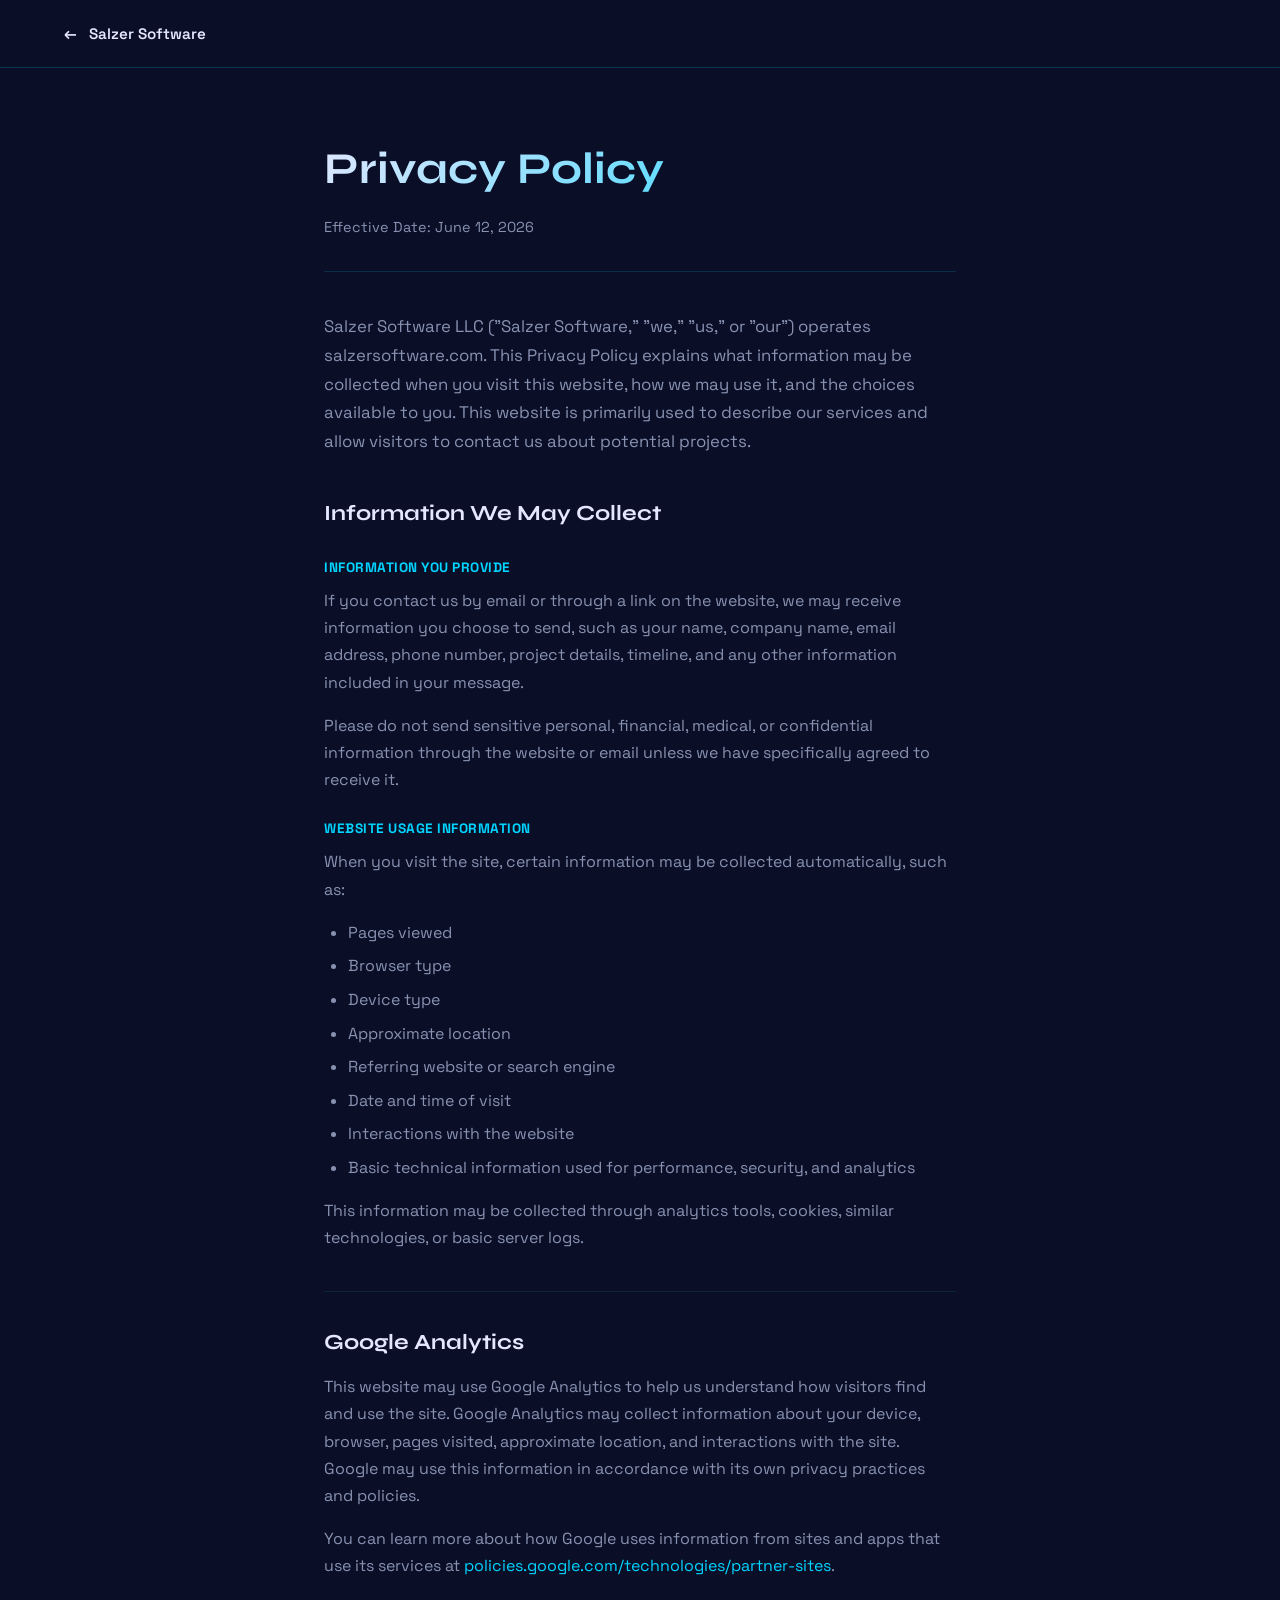
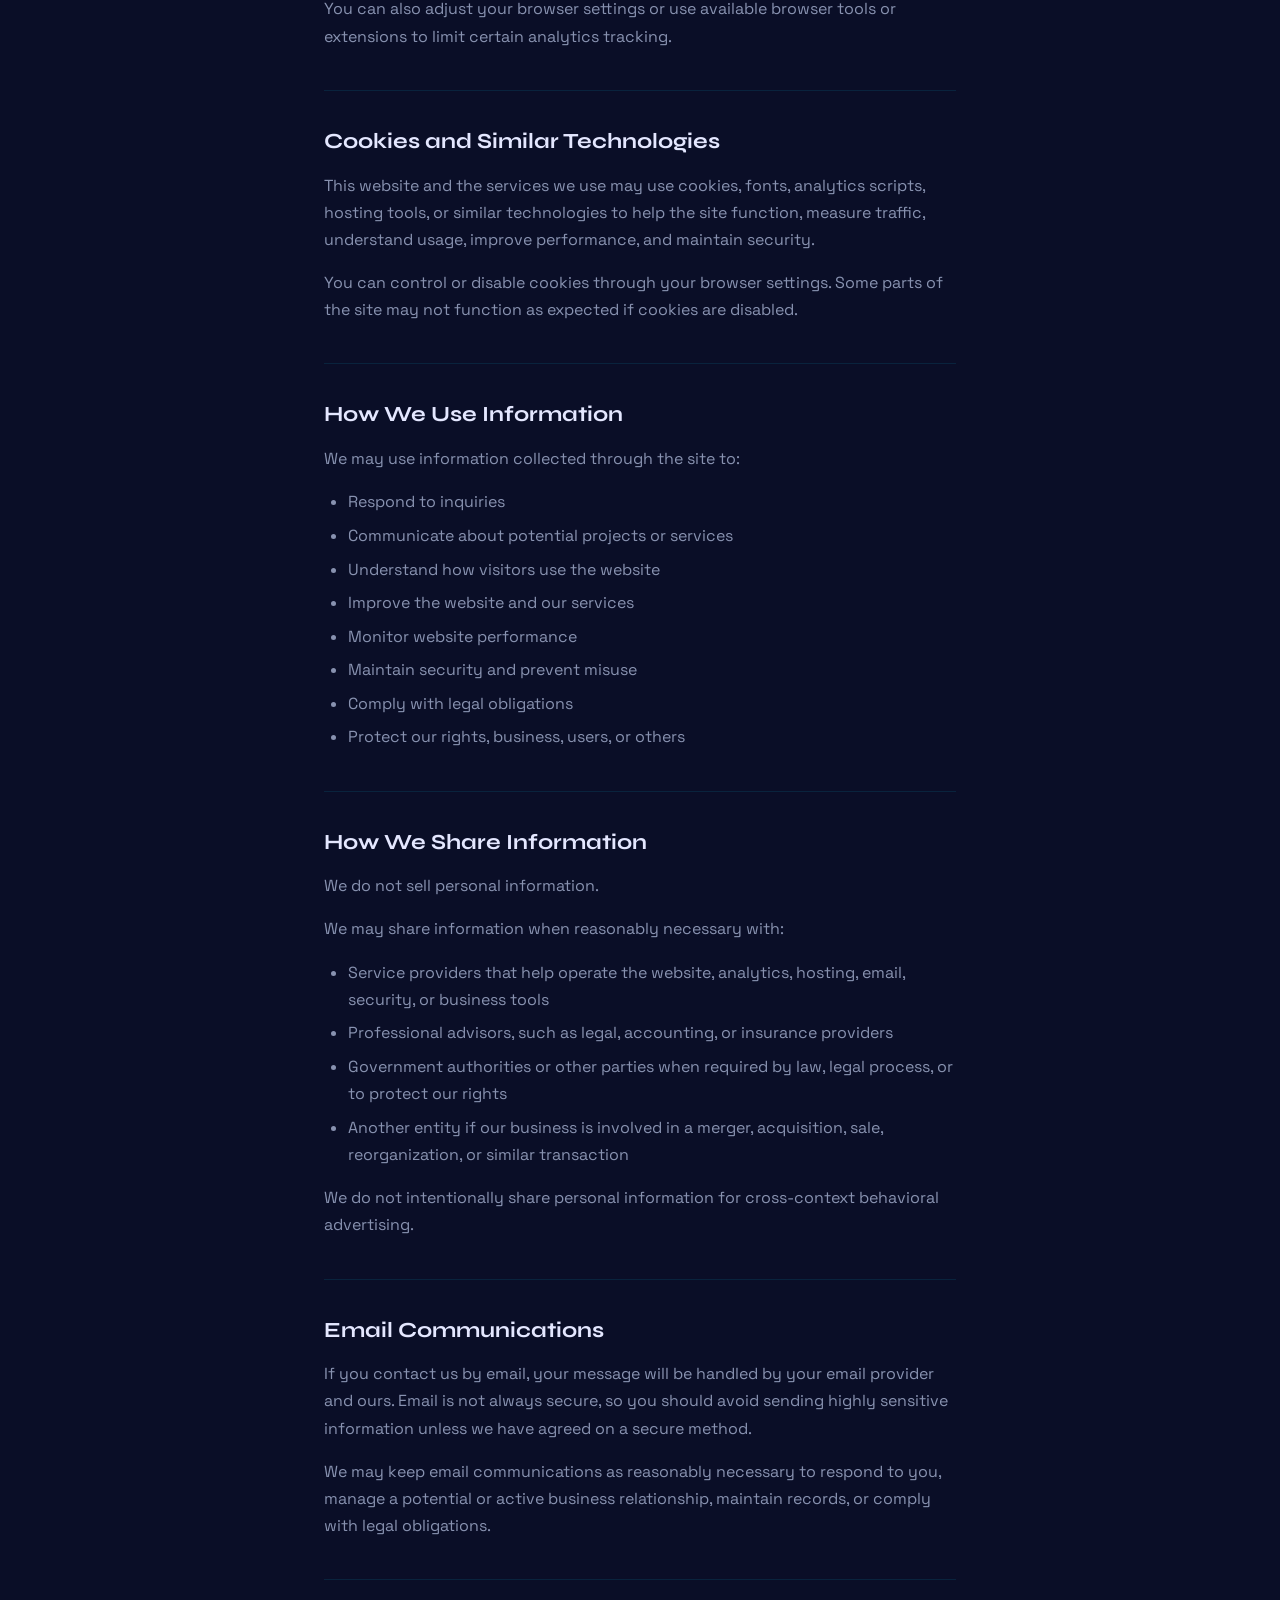
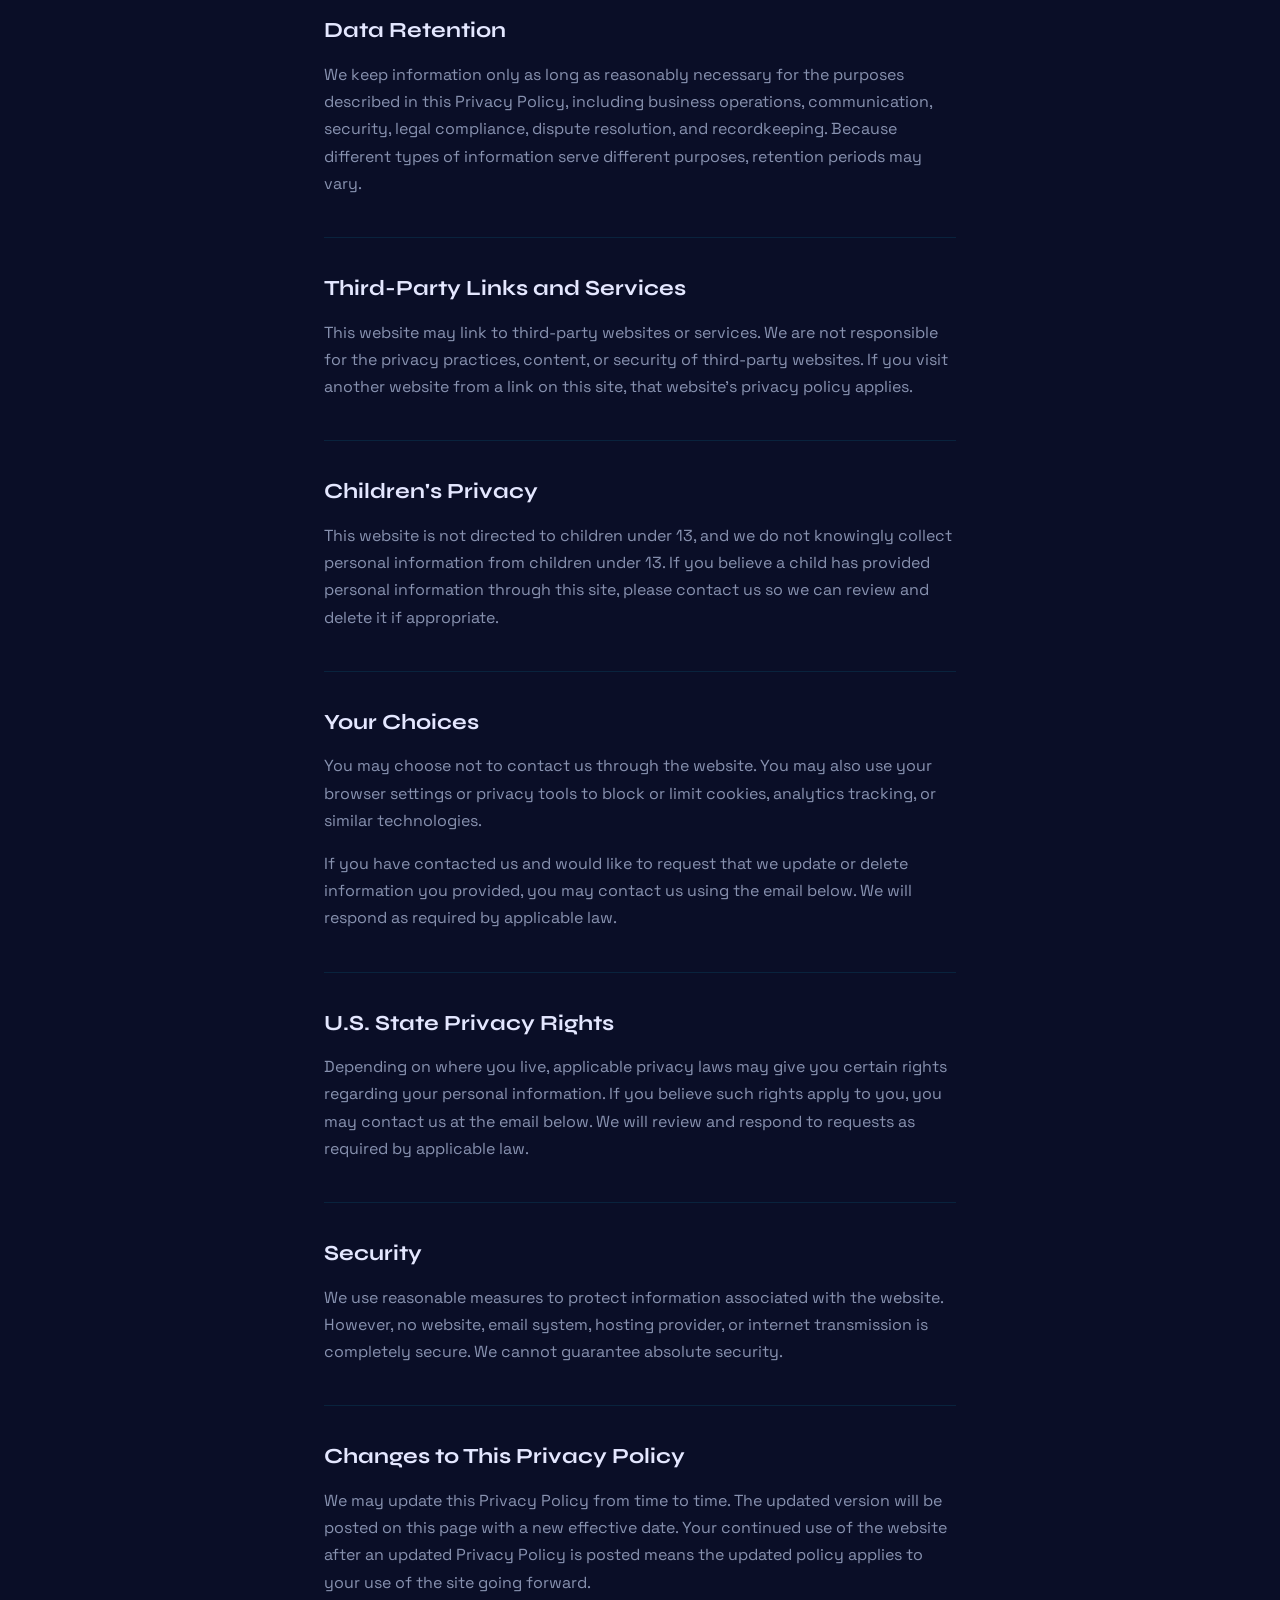
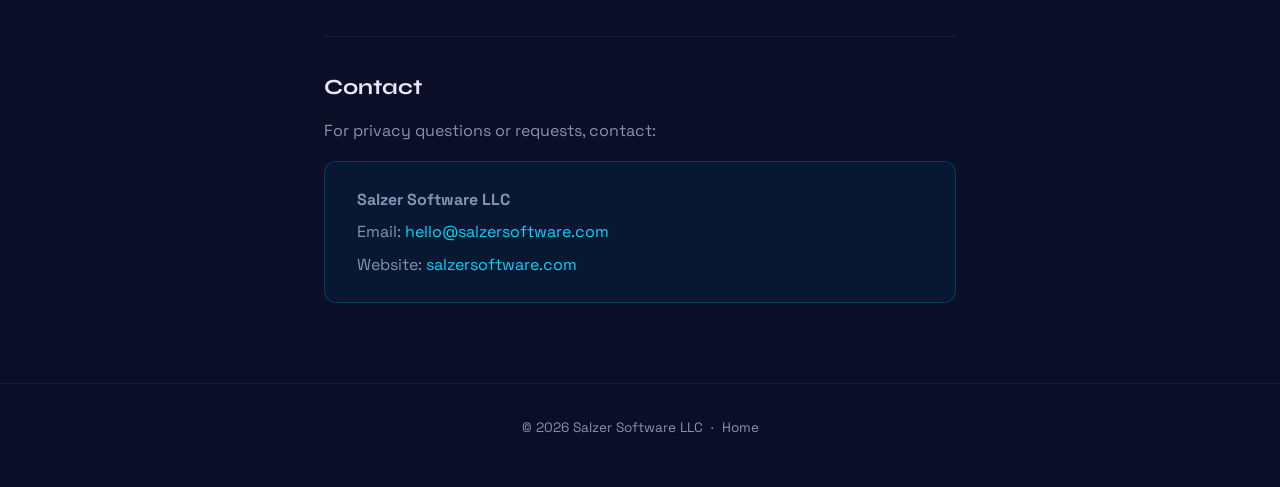
<file: privacy.html>
<!DOCTYPE html>
<html lang="en">
<head>
    <meta charset="UTF-8">
    <meta name="viewport" content="width=device-width, initial-scale=1.0">
    <title>Privacy Policy | Salzer Software</title>
    <meta name="description" content="Privacy Policy for Salzer Software LLC — salzersoftware.com">
    <meta name="robots" content="index, follow">
    <link rel="canonical" href="https://salzersoftware.com/privacy.html">
    <link rel="icon" type="image/x-icon" href="icons/favicon.ico">
    <link rel="preconnect" href="https://fonts.googleapis.com">
    <link rel="preconnect" href="https://fonts.gstatic.com" crossorigin>
    <link rel="stylesheet" href="https://fonts.googleapis.com/css2?family=Syne:wght@700&family=Space+Grotesk:wght@400;500;700&display=swap">
    <style>
        :root {
            --dark-bg: #0a0e27;
            --mid-bg: #151a3a;
            --neon-blue: #00d4ff;
            --deep-purple: #6b46c1;
            --text-light: #e4e7ff;
            --text-dim: #8892b0;
            --electric-orange: #ff8c42;
        }

        * { margin: 0; padding: 0; box-sizing: border-box; }

        body {
            font-family: 'Space Grotesk', sans-serif;
            background: var(--dark-bg);
            color: var(--text-light);
            line-height: 1.7;
        }

        a:focus-visible,
        button:focus-visible {
            outline: 3px solid #ff8c42;
            outline-offset: 4px;
        }

        header {
            background: rgba(10, 14, 39, 0.95);
            border-bottom: 1px solid rgba(0, 212, 255, 0.2);
            padding: 1.25rem 5%;
        }

        header a {
            display: inline-flex;
            align-items: center;
            gap: 12px;
            text-decoration: none;
            color: var(--text-light);
            font-weight: 600;
            font-size: 0.95rem;
        }

        header a:hover { color: var(--neon-blue); }

        header a::before {
            content: '←';
            font-size: 1rem;
        }

        main {
            max-width: 760px;
            margin: 0 auto;
            padding: 4rem 5% 5rem;
        }

        .page-title {
            font-family: 'Syne', sans-serif;
            font-size: clamp(2rem, 5vw, 2.75rem);
            font-weight: 700;
            margin-bottom: 0.5rem;
            background: linear-gradient(135deg, var(--text-light), var(--neon-blue));
            -webkit-background-clip: text;
            -webkit-text-fill-color: transparent;
            background-clip: text;
        }

        .effective-date {
            color: var(--text-dim);
            font-size: 0.9rem;
            margin-bottom: 2.5rem;
            padding-bottom: 2rem;
            border-bottom: 1px solid rgba(0, 212, 255, 0.15);
        }

        .intro {
            color: var(--text-dim);
            margin-bottom: 2.5rem;
            font-size: 1.05rem;
        }

        h2 {
            font-family: 'Syne', sans-serif;
            font-size: 1.35rem;
            font-weight: 700;
            color: var(--text-light);
            margin: 2.5rem 0 0.75rem;
            padding-top: 2rem;
            border-top: 1px solid rgba(0, 212, 255, 0.1);
        }

        h2:first-of-type { margin-top: 0; border-top: none; padding-top: 0; }

        h3 {
            font-size: 1rem;
            font-weight: 700;
            color: var(--neon-blue);
            margin: 1.5rem 0 0.5rem;
            text-transform: uppercase;
            letter-spacing: 0.5px;
            font-size: 0.85rem;
        }

        p {
            color: var(--text-dim);
            margin-bottom: 1rem;
        }

        ul {
            color: var(--text-dim);
            padding-left: 1.5rem;
            margin-bottom: 1rem;
        }

        ul li { margin-bottom: 0.4rem; }

        a {
            color: var(--neon-blue);
            text-decoration: none;
        }

        a:hover { text-decoration: underline; }

        .contact-block {
            background: rgba(0, 212, 255, 0.05);
            border: 1px solid rgba(0, 212, 255, 0.2);
            border-radius: 12px;
            padding: 1.5rem 2rem;
            margin-top: 1rem;
        }

        .contact-block p { margin-bottom: 0.35rem; }
        .contact-block p:last-child { margin-bottom: 0; }

        footer {
            text-align: center;
            padding: 2rem 5%;
            border-top: 1px solid rgba(0, 212, 255, 0.1);
            color: var(--text-dim);
            font-size: 0.85rem;
        }

        footer a { color: var(--text-dim); }
        footer a:hover { color: var(--neon-blue); }
    </style>
</head>
<body>

    <header>
        <a href="/">Salzer Software</a>
    </header>

    <main id="main" tabindex="-1">

        <h1 class="page-title">Privacy Policy</h1>
        <p class="effective-date">Effective Date: June 12, 2026</p>

        <p class="intro">Salzer Software LLC ("Salzer Software," "we," "us," or "our") operates salzersoftware.com. This Privacy Policy explains what information may be collected when you visit this website, how we may use it, and the choices available to you. This website is primarily used to describe our services and allow visitors to contact us about potential projects.</p>

        <h2>Information We May Collect</h2>

        <h3>Information You Provide</h3>
        <p>If you contact us by email or through a link on the website, we may receive information you choose to send, such as your name, company name, email address, phone number, project details, timeline, and any other information included in your message.</p>
        <p>Please do not send sensitive personal, financial, medical, or confidential information through the website or email unless we have specifically agreed to receive it.</p>

        <h3>Website Usage Information</h3>
        <p>When you visit the site, certain information may be collected automatically, such as:</p>
        <ul>
            <li>Pages viewed</li>
            <li>Browser type</li>
            <li>Device type</li>
            <li>Approximate location</li>
            <li>Referring website or search engine</li>
            <li>Date and time of visit</li>
            <li>Interactions with the website</li>
            <li>Basic technical information used for performance, security, and analytics</li>
        </ul>
        <p>This information may be collected through analytics tools, cookies, similar technologies, or basic server logs.</p>

        <h2>Google Analytics</h2>
        <p>This website may use Google Analytics to help us understand how visitors find and use the site. Google Analytics may collect information about your device, browser, pages visited, approximate location, and interactions with the site. Google may use this information in accordance with its own privacy practices and policies.</p>
        <p>You can learn more about how Google uses information from sites and apps that use its services at <a href="https://policies.google.com/technologies/partner-sites" target="_blank" rel="noopener noreferrer">policies.google.com/technologies/partner-sites</a>.</p>
        <p>You can also adjust your browser settings or use available browser tools or extensions to limit certain analytics tracking.</p>

        <h2>Cookies and Similar Technologies</h2>
        <p>This website and the services we use may use cookies, fonts, analytics scripts, hosting tools, or similar technologies to help the site function, measure traffic, understand usage, improve performance, and maintain security.</p>
        <p>You can control or disable cookies through your browser settings. Some parts of the site may not function as expected if cookies are disabled.</p>

        <h2>How We Use Information</h2>
        <p>We may use information collected through the site to:</p>
        <ul>
            <li>Respond to inquiries</li>
            <li>Communicate about potential projects or services</li>
            <li>Understand how visitors use the website</li>
            <li>Improve the website and our services</li>
            <li>Monitor website performance</li>
            <li>Maintain security and prevent misuse</li>
            <li>Comply with legal obligations</li>
            <li>Protect our rights, business, users, or others</li>
        </ul>

        <h2>How We Share Information</h2>
        <p>We do not sell personal information.</p>
        <p>We may share information when reasonably necessary with:</p>
        <ul>
            <li>Service providers that help operate the website, analytics, hosting, email, security, or business tools</li>
            <li>Professional advisors, such as legal, accounting, or insurance providers</li>
            <li>Government authorities or other parties when required by law, legal process, or to protect our rights</li>
            <li>Another entity if our business is involved in a merger, acquisition, sale, reorganization, or similar transaction</li>
        </ul>
        <p>We do not intentionally share personal information for cross-context behavioral advertising.</p>

        <h2>Email Communications</h2>
        <p>If you contact us by email, your message will be handled by your email provider and ours. Email is not always secure, so you should avoid sending highly sensitive information unless we have agreed on a secure method.</p>
        <p>We may keep email communications as reasonably necessary to respond to you, manage a potential or active business relationship, maintain records, or comply with legal obligations.</p>

        <h2>Data Retention</h2>
        <p>We keep information only as long as reasonably necessary for the purposes described in this Privacy Policy, including business operations, communication, security, legal compliance, dispute resolution, and recordkeeping. Because different types of information serve different purposes, retention periods may vary.</p>

        <h2>Third-Party Links and Services</h2>
        <p>This website may link to third-party websites or services. We are not responsible for the privacy practices, content, or security of third-party websites. If you visit another website from a link on this site, that website's privacy policy applies.</p>

        <h2>Children's Privacy</h2>
        <p>This website is not directed to children under 13, and we do not knowingly collect personal information from children under 13. If you believe a child has provided personal information through this site, please contact us so we can review and delete it if appropriate.</p>

        <h2>Your Choices</h2>
        <p>You may choose not to contact us through the website. You may also use your browser settings or privacy tools to block or limit cookies, analytics tracking, or similar technologies.</p>
        <p>If you have contacted us and would like to request that we update or delete information you provided, you may contact us using the email below. We will respond as required by applicable law.</p>

        <h2>U.S. State Privacy Rights</h2>
        <p>Depending on where you live, applicable privacy laws may give you certain rights regarding your personal information. If you believe such rights apply to you, you may contact us at the email below. We will review and respond to requests as required by applicable law.</p>

        <h2>Security</h2>
        <p>We use reasonable measures to protect information associated with the website. However, no website, email system, hosting provider, or internet transmission is completely secure. We cannot guarantee absolute security.</p>

        <h2>Changes to This Privacy Policy</h2>
        <p>We may update this Privacy Policy from time to time. The updated version will be posted on this page with a new effective date. Your continued use of the website after an updated Privacy Policy is posted means the updated policy applies to your use of the site going forward.</p>

        <h2>Contact</h2>
        <p>For privacy questions or requests, contact:</p>
        <div class="contact-block">
            <p><strong>Salzer Software LLC</strong></p>
            <p>Email: <a href="mailto:hello@salzersoftware.com">hello@salzersoftware.com</a></p>
            <p>Website: <a href="https://salzersoftware.com">salzersoftware.com</a></p>
        </div>

    </main>

    <footer>
        <p>&copy; <span id="copyright-year"></span> Salzer Software LLC &nbsp;&middot;&nbsp; <a href="/">Home</a></p>
    </footer>

    <script>
        document.getElementById('copyright-year').textContent = new Date().getFullYear();
    </script>

</body>
</html>
</file>
